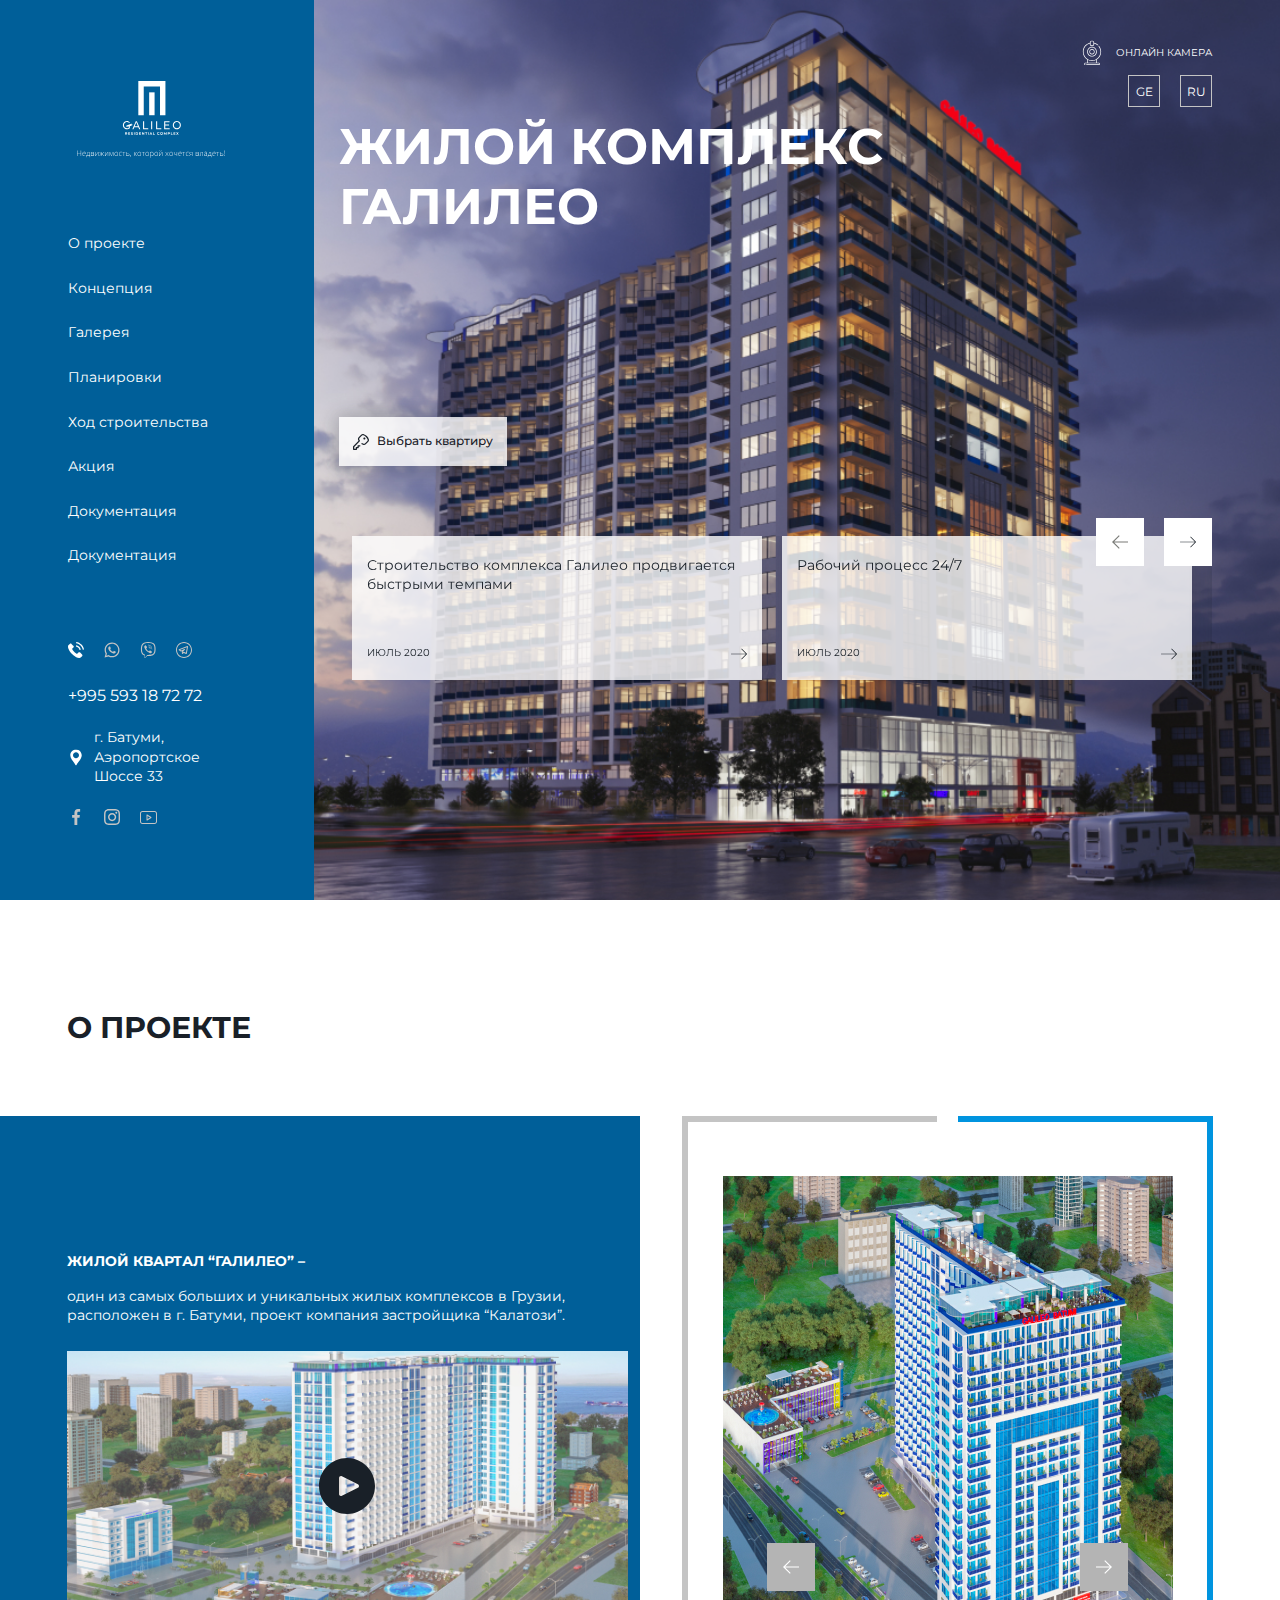
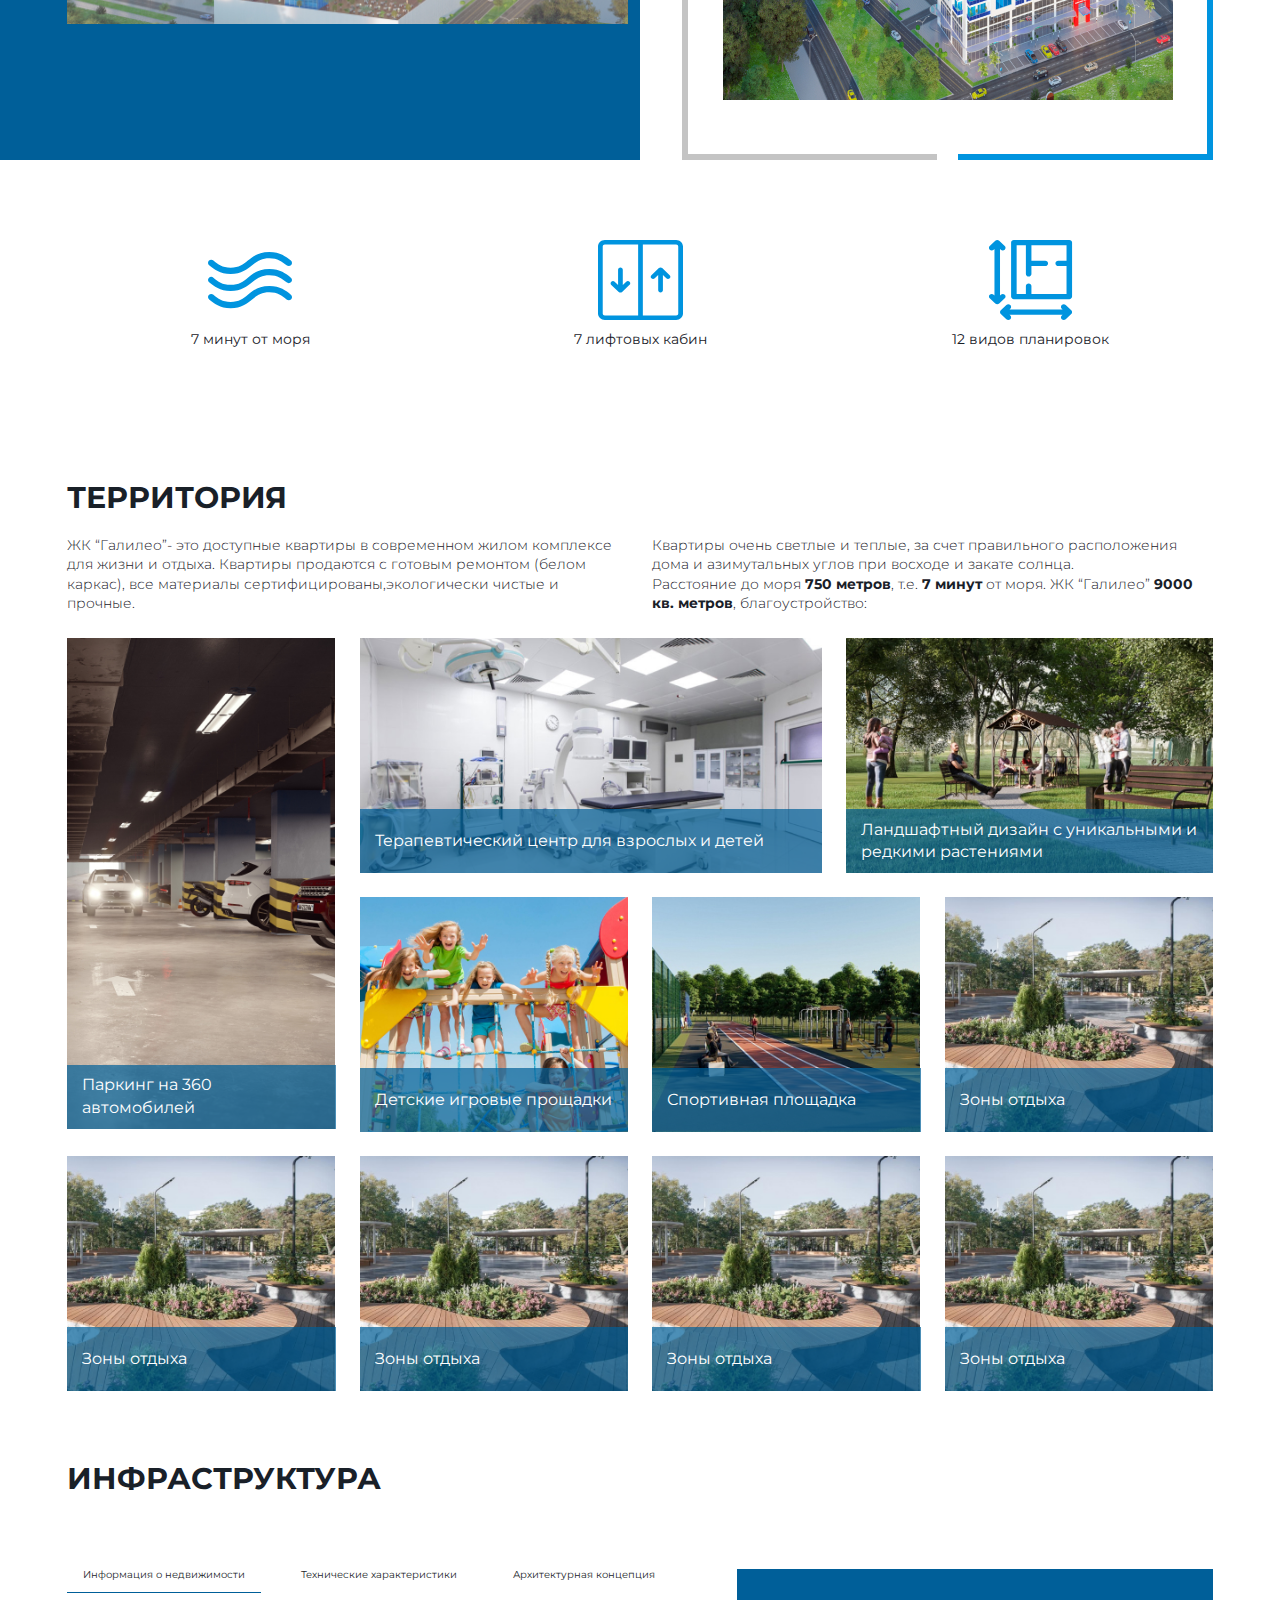
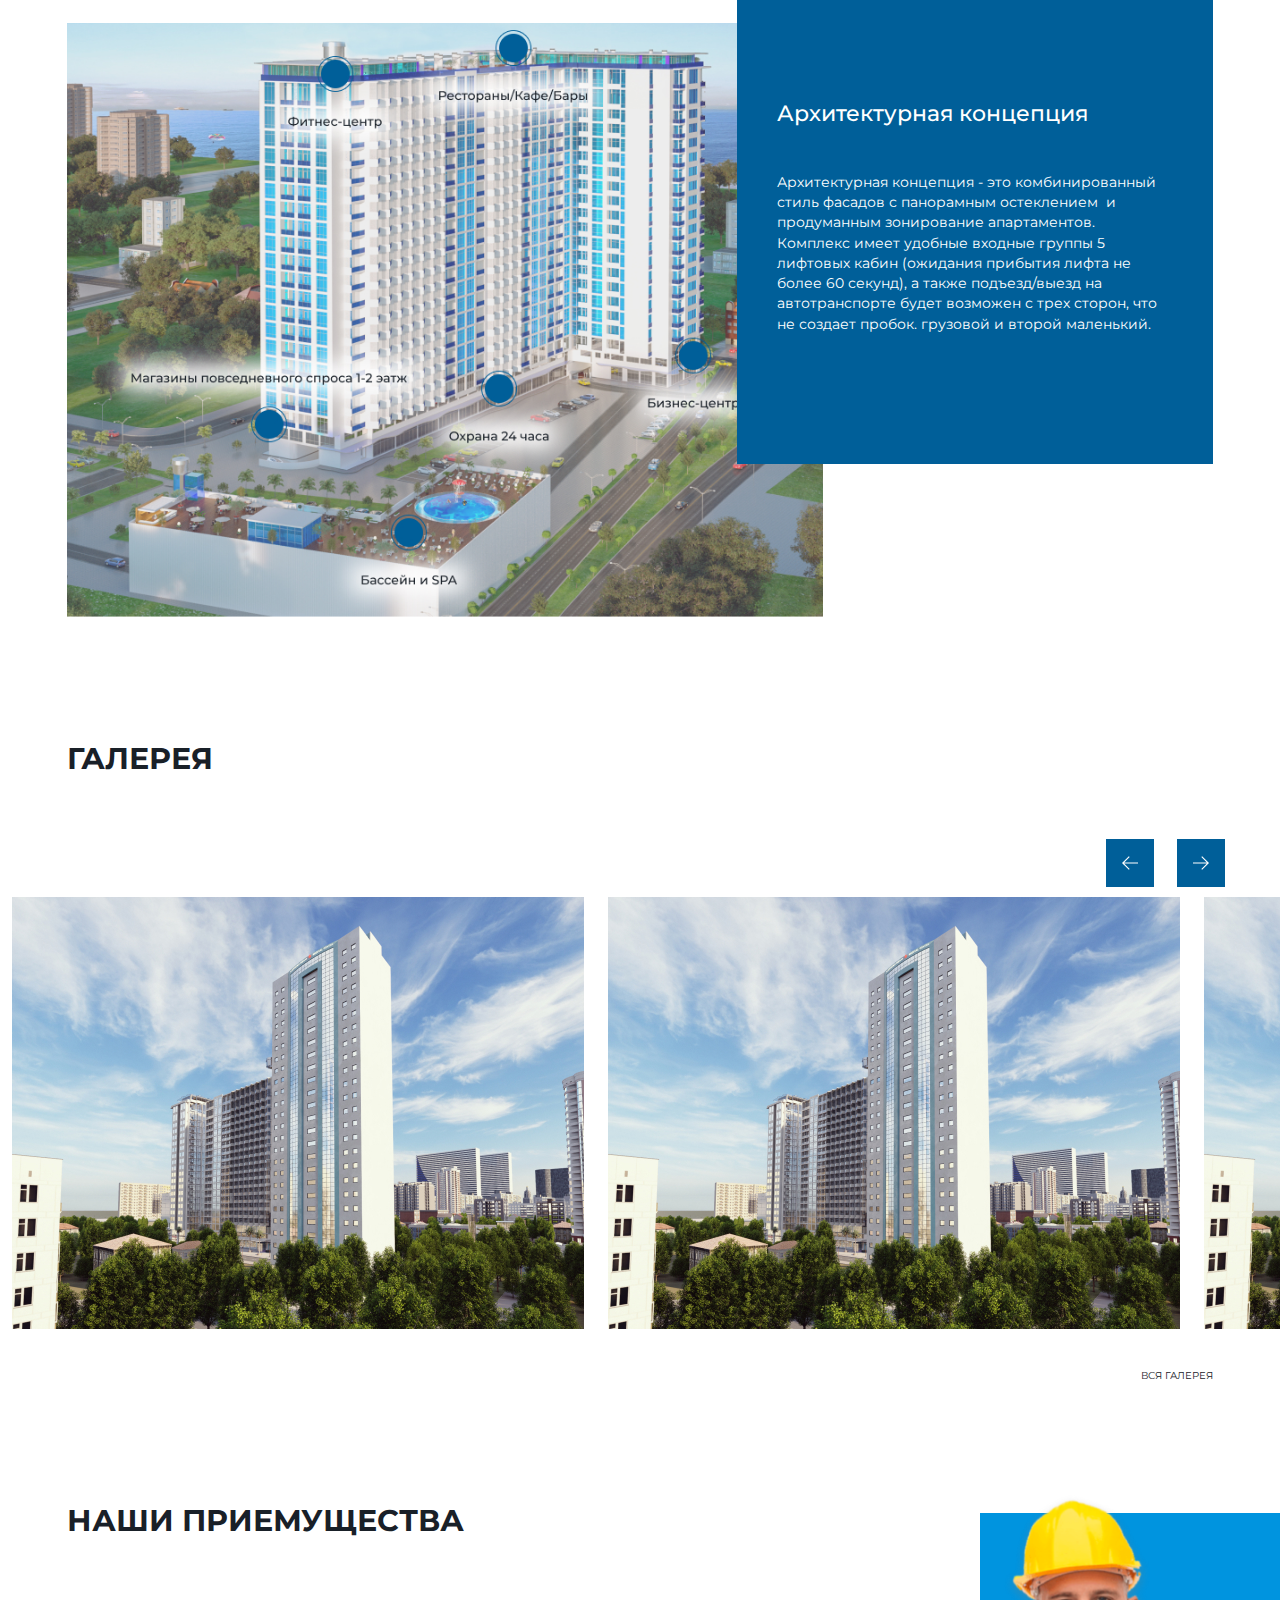
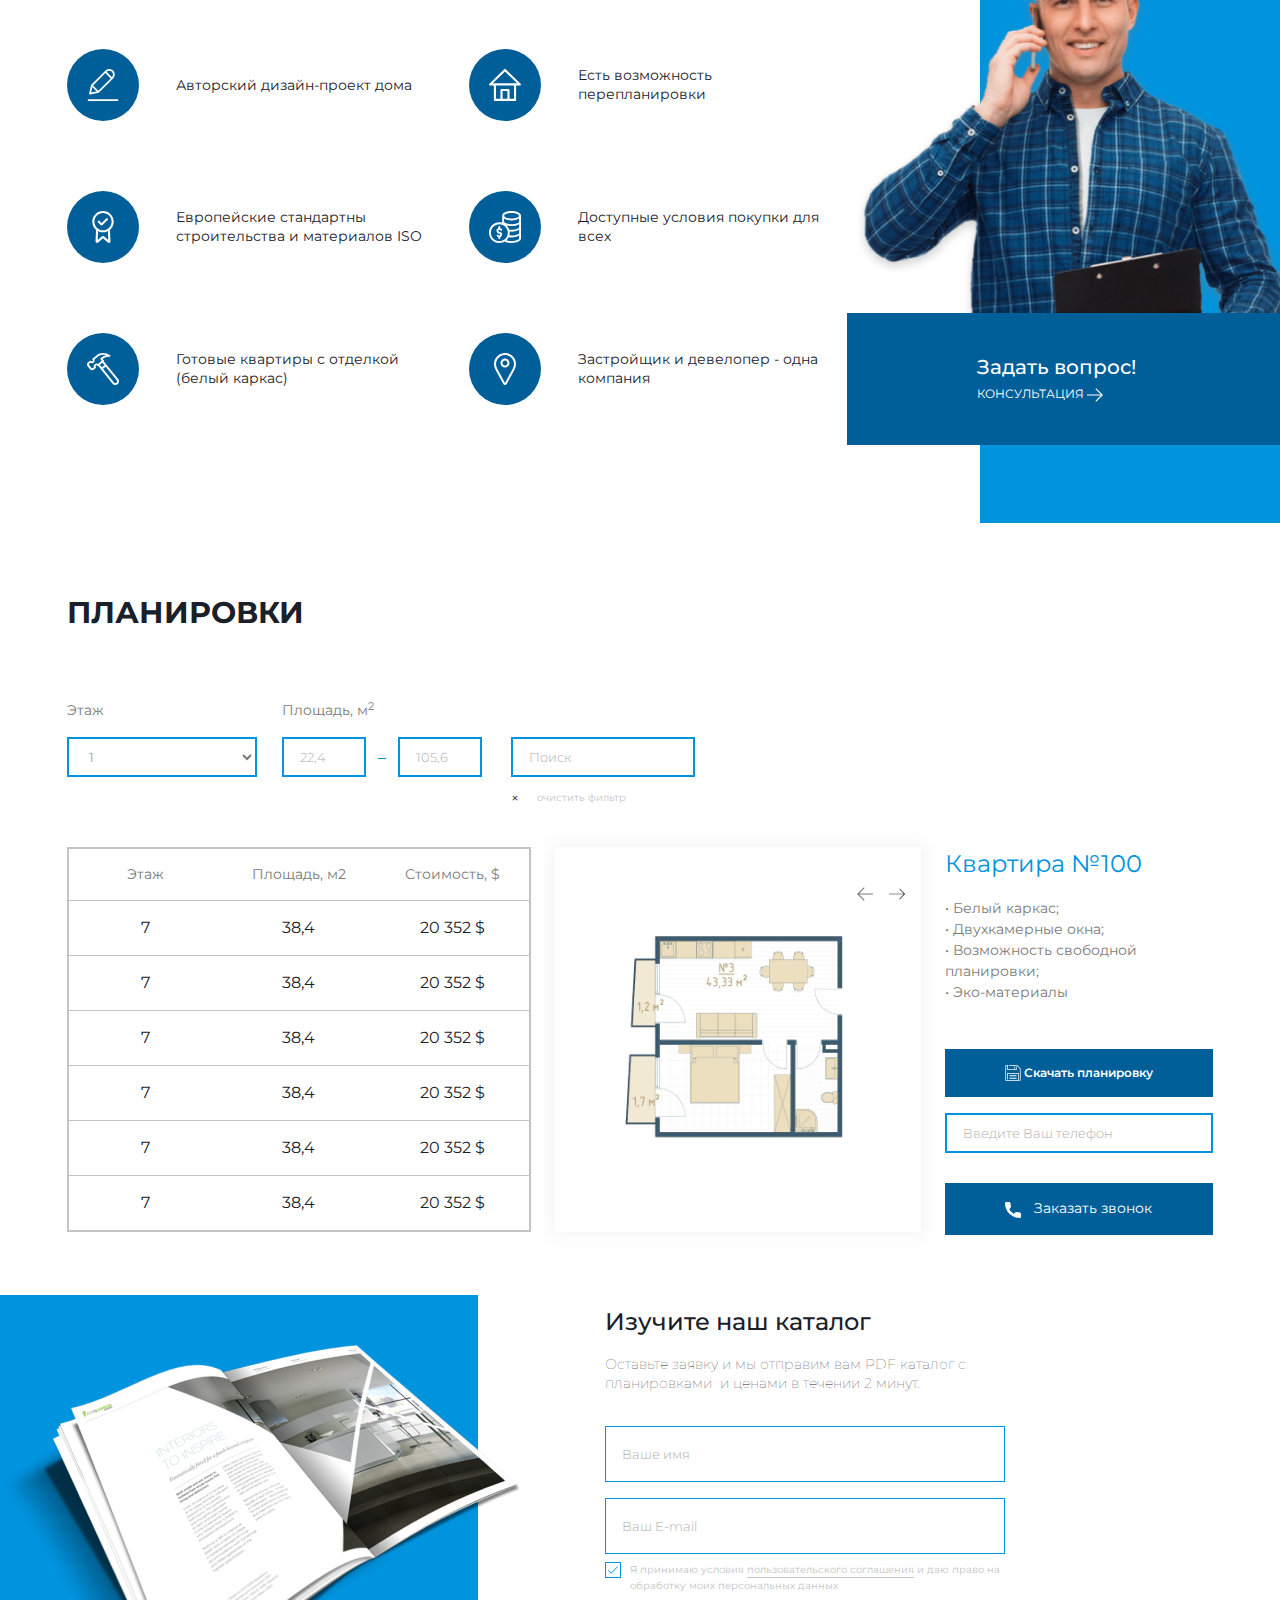
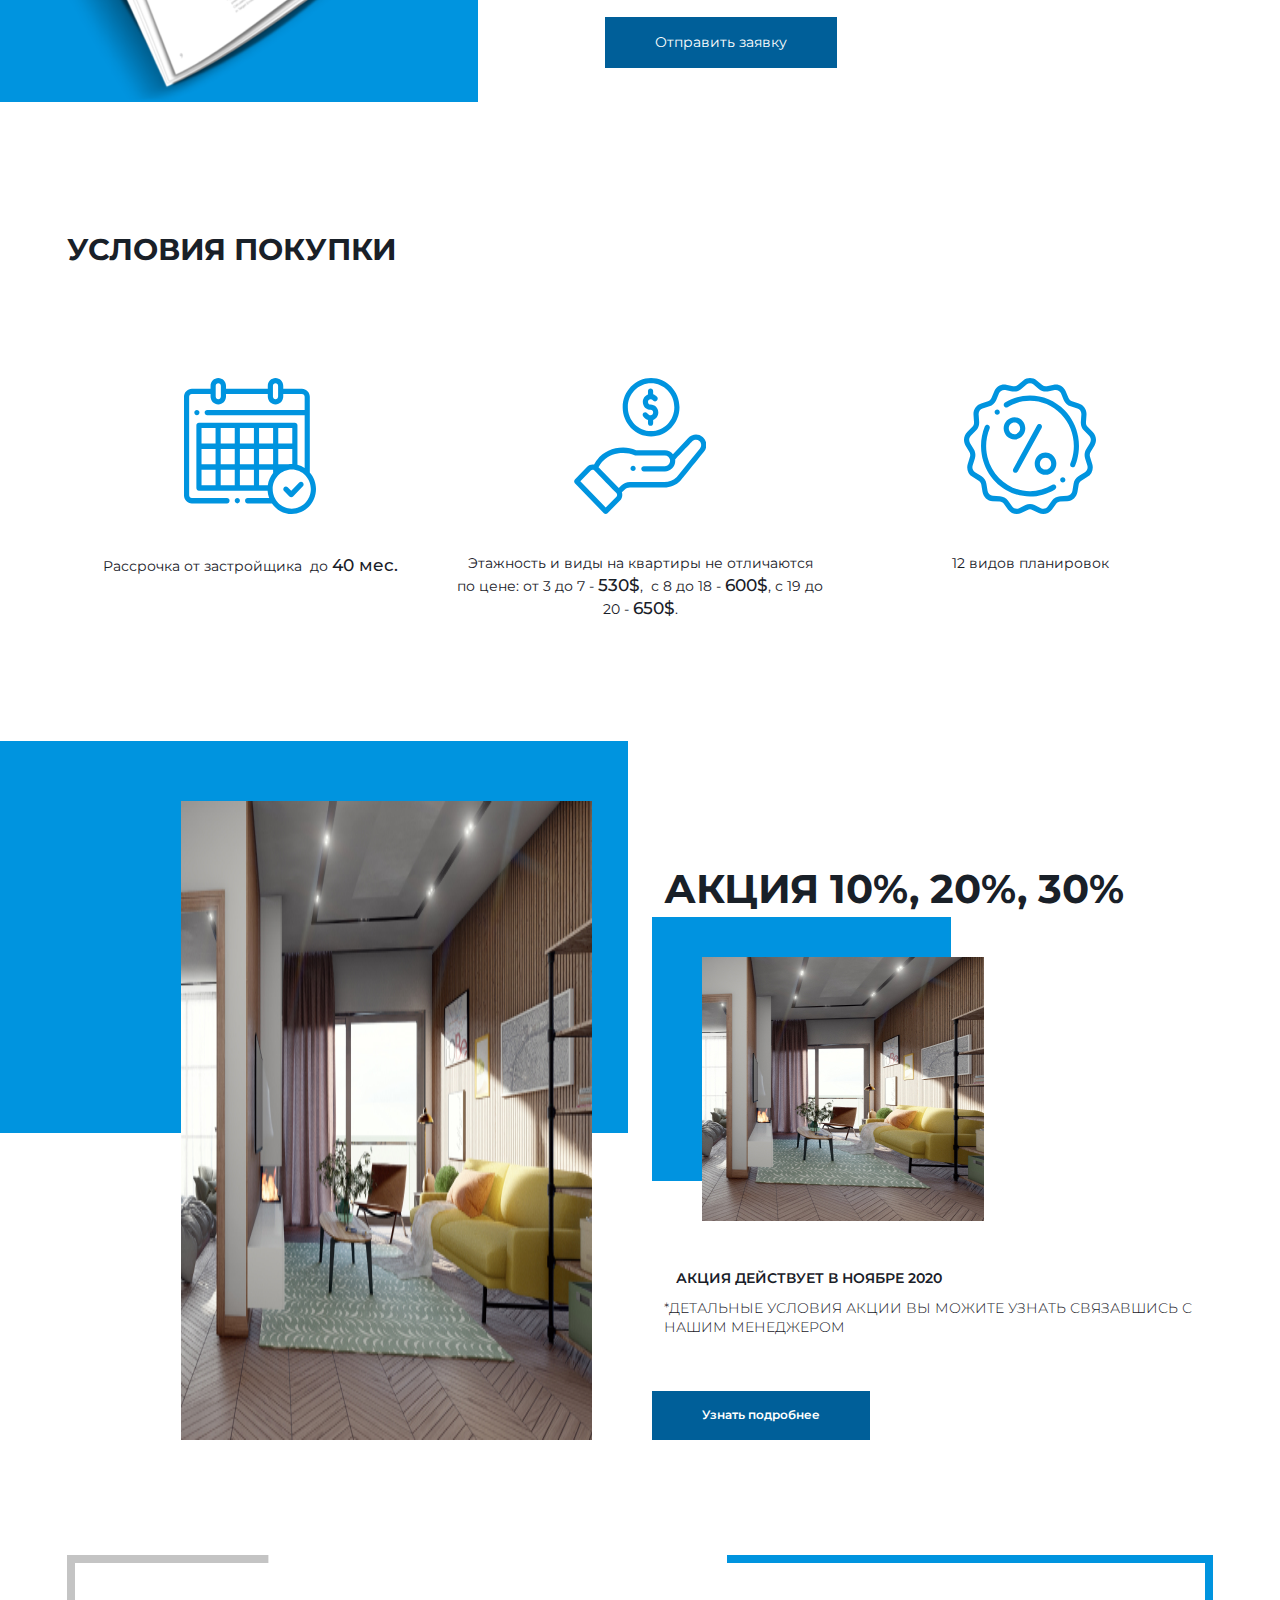
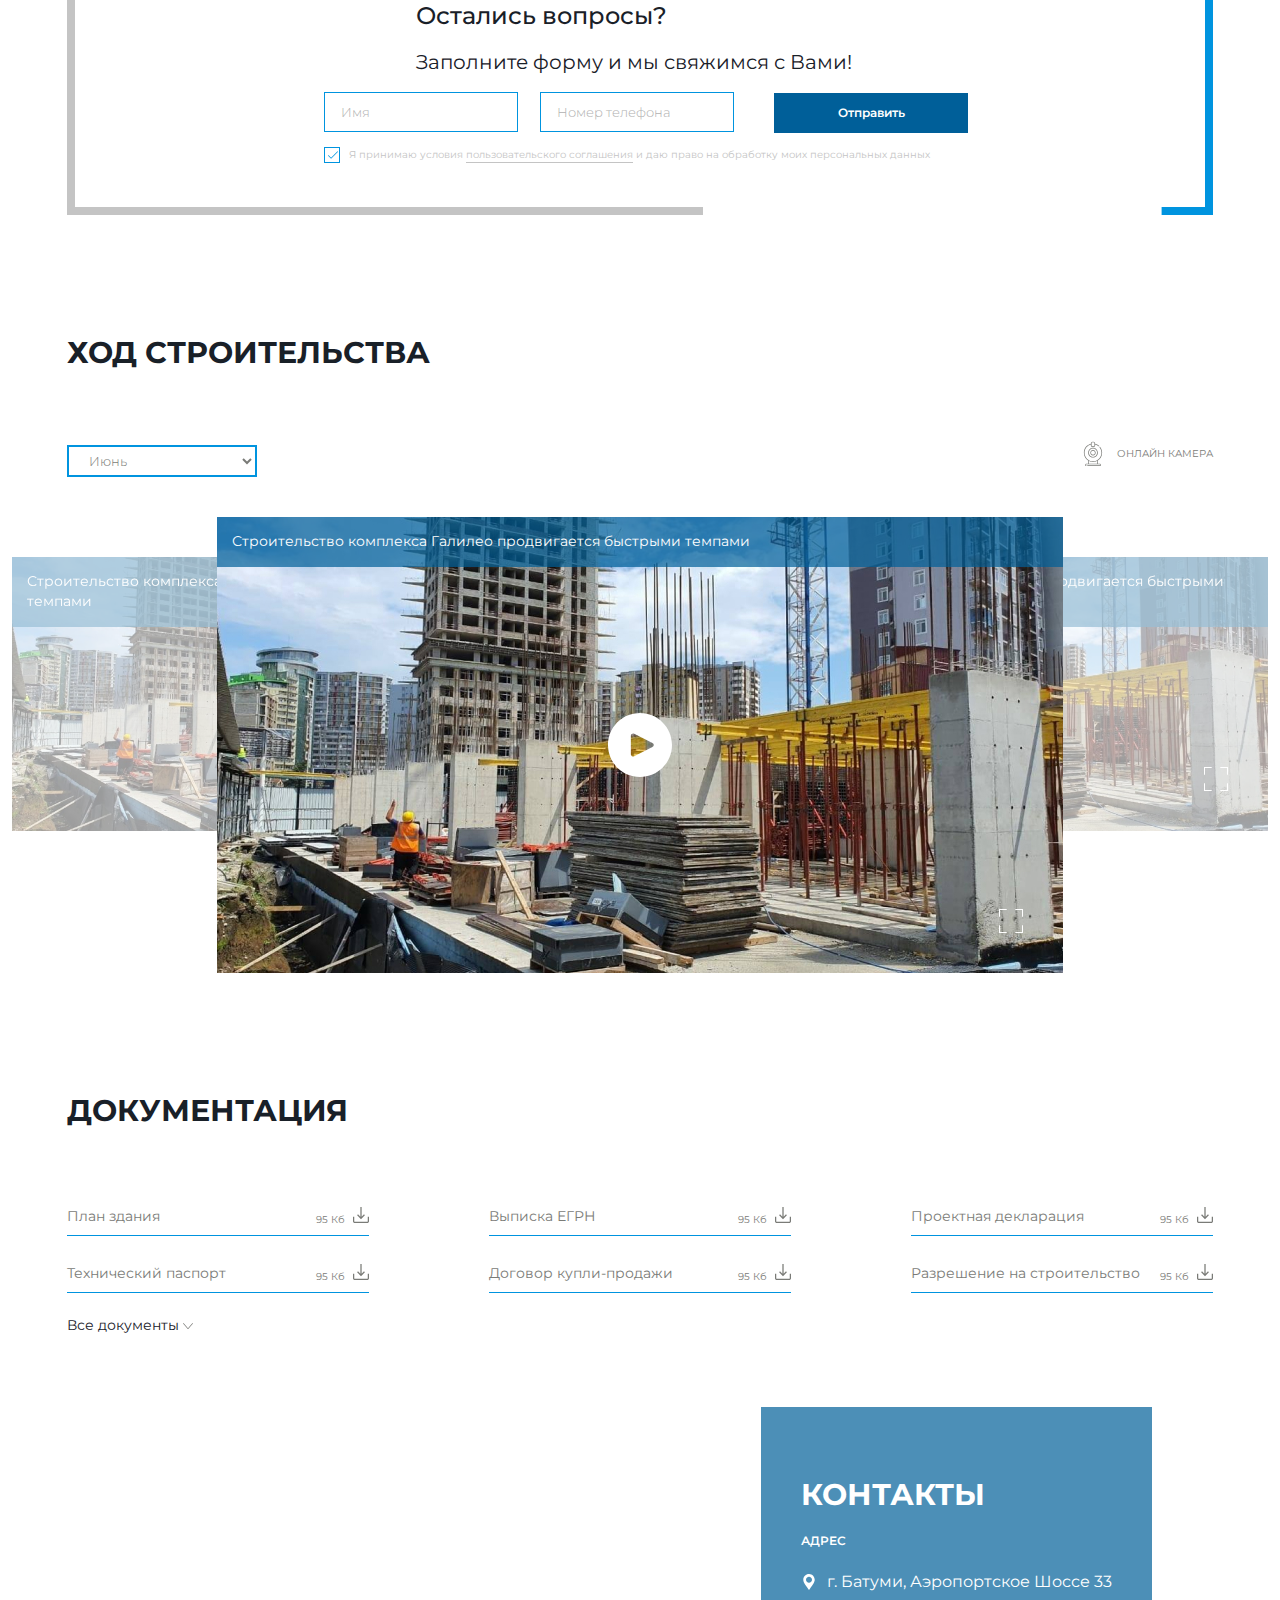
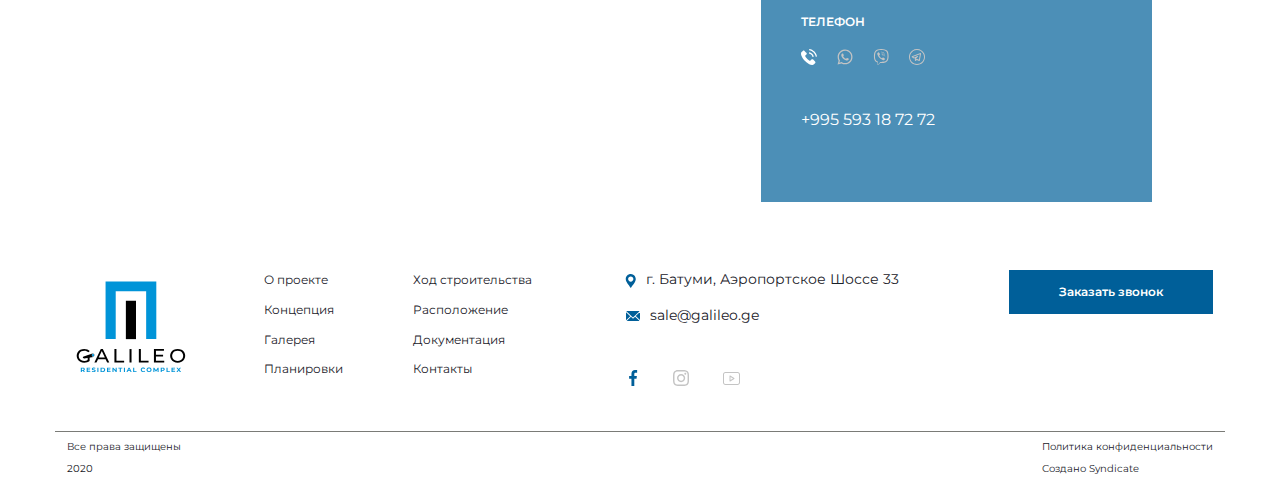
<file: index.html>
<!doctype html>
<html lang="ru">

<head>
    <meta charset="utf-8">
    <meta name="viewport" content="width=device-width, initial-scale=1, shrink-to-fit=no">
    <link href="https://fonts.googleapis.com/css2?family=Montserrat:wght@100;200;300;400;500;600;700;800&amp;display=swap" rel="stylesheet">
    <link rel="stylesheet" type="text/css" href="style/bootstrap.css"/>
    <link rel="stylesheet" href="style/jquery.fancybox.min.css">
    <link rel="stylesheet" href="style/slick.css">
    <link rel="stylesheet" href="style/slick-theme.css">
    <link rel="stylesheet" href="style/style.css">
    <title>Galileo</title>
  </head>
  <body>

    <div class="wrapper">
      <div class="hero">
        <div class="row">
          <div class="col-xl-3 menu al_center flex">
            <div class="flex">
              <a href="http://development.zs-group.net/" class="logo">
                <img src="img/logo.svg" alt="">
              </a>
              <ul>
                <li><a href="#">О проекте</a></li>
                <li><a href="#">Концепция</a></li>
                <li><a href="#">Галерея</a></li>
                <li><a href="#">Планировки</a></li>
                <li><a href="#">Ход строительства</a></li>
                <li><a href="#">Акция</a></li>
                <li><a href="#">Документация</a></li>
                <li><a href="#">Документация</a></li>
              </ul>
              <div class="contact">
                <div class="flex messanger">
                  <a href="#"><img src="img/menu_icon/call.svg" alt=""></a>
                  <a href="#"><img src="img/menu_icon/whatsapp.svg" alt=""></a>
                  <a href="#"><img src="img/menu_icon/viber.svg" alt=""></a>
                  <a href="#"><img src="img/menu_icon/telegram.svg" alt=""></a>
                </div>
                <a href="tel:+995593187272" class="tel">+995 593 18 72 72</a>
                <div class="place flex">
                  <img src="img/menu_icon/google-place.svg" alt="">
                  <span>г. Батуми, Аэропортское Шоссе 33</span>
                </div>
                <div class="flex social">
                  <a href="#"><img src="img/menu_icon/facebook.svg" alt=""></a>
                  <a href="#"><img src="img/menu_icon/instagram.svg" alt=""></a>
                  <a href="#"><img src="img/menu_icon/youtube.svg" alt=""></a>
                </div>
              </div>
            </div>
          </div>
          <div class="col-xl-9 hero_conent">
            <div class="menu_burger">
              <span></span>
              <span></span>
              <span></span>
            </div>
            <h1>Жилой комплекс Галилео</h1>
            <a href="#" class="chose_btn btn_all"><img src="img/key.svg" alt="">Выбрать квартиру</a>
            <div class="slider_wrapper flex">
              <div class="hero_slider">
                <div class="item">
                  <div class="item_in">
                    <p class="head">Строительство комплекса Галилео продвигается быстрыми темпами</p>
                    <p class="date">июль 2020</p>
                    <a href="#" class="arrow_more">
                      <img src="img/arrow_1.svg" alt="">
                    </a>
                  </div>
                </div>
                <div class="item">
                  <div class="item_in">
                    <p class="head">Рабочий процесс 24/7</p>
                    <p class="date">июль 2020</p>
                    <a href="#" class="arrow_more">
                      <img src="img/arrow_1.svg" alt="">
                    </a>
                  </div>
                </div>
                <div class="item">
                  <div class="item_in">
                    <p class="head">Строительство комплекса Галилео продвигается быстрыми темпами</p>
                    <p class="date">июль 2020</p>
                    <a href="#" class="arrow_more">
                      <img src="img/arrow_1.svg" alt="">
                    </a>
                  </div>
                </div>
              </div>
            </div>
            <div class="cam_and_lang">
              <div class="cemera">
                <a class="flex" href="#"> <svg width="24" height="25" viewBox="0 0 24 25" fill="none" xmlns="http://www.w3.org/2000/svg"> <g clip-path="url(#clip0)"> <path d="M7.18555 11.7042C7.18555 14.4046 9.34548 16.6015 12.0004 16.6015C14.6553 16.6015 16.8152 14.4046 16.8152 11.7042C16.8152 9.00377 14.6553 6.80688 12.0004 6.80688C9.34548 6.80688 7.18555 9.00377 7.18555 11.7042ZM16.108 11.7042C16.108 14.0079 14.2653 15.8822 12.0004 15.8822C9.73544 15.8822 7.89276 14.0079 7.89276 11.7042C7.89276 9.40041 9.73544 7.52622 12.0004 7.52622C14.2653 7.52622 16.108 9.40041 16.108 11.7042Z" /> <path d="M9.3252 11.7042C9.3252 13.2046 10.5253 14.4253 12.0005 14.4253C13.4756 14.4253 14.6757 13.2046 14.6757 11.7042C14.6757 10.2038 13.4756 8.98312 12.0005 8.98312C10.5253 8.98312 9.3252 10.2038 9.3252 11.7042ZM13.9685 11.7042C13.9685 12.808 13.0856 13.706 12.0005 13.706C10.9153 13.706 10.0324 12.808 10.0324 11.7042C10.0324 10.6005 10.9153 9.70246 12.0005 9.70246C13.0856 9.70246 13.9685 10.6004 13.9685 11.7042Z" /> <path d="M18.6006 22.6497H16.9875L16.6243 19.7046C19.3186 18.0885 21.1303 15.1066 21.1303 11.7019C21.1303 9.58177 20.4461 7.58569 19.1517 5.9294C19.0302 5.77392 18.8077 5.74807 18.6549 5.87163C18.502 5.99519 18.4766 6.22139 18.5981 6.37688C19.792 7.90458 20.4231 9.74594 20.4231 11.7019C20.4231 16.4249 16.6446 20.2674 12.0002 20.2674C7.3559 20.2674 3.57733 16.4249 3.57733 11.7019C3.57733 9.7376 4.24759 7.81852 5.46466 6.2982C6.59974 4.88025 8.16175 3.86251 9.88905 3.40813V4.72496C9.88905 5.33282 10.3753 5.82738 10.9731 5.82738H13.0273C13.625 5.82738 14.1113 5.33282 14.1113 4.72496V3.40832C15.4115 3.75003 16.6217 4.40952 17.6274 5.3284C17.695 5.39011 17.7795 5.42051 17.8636 5.42051C17.9605 5.42051 18.057 5.38028 18.1268 5.30122C18.2574 5.1535 18.2454 4.92614 18.1001 4.79342C16.9646 3.75597 15.5881 3.02398 14.1113 2.66808V2.62081C14.1113 1.43703 13.1643 0.473938 12.0002 0.473938C10.8362 0.473938 9.8891 1.43703 9.8891 2.62081V2.66722C7.94623 3.1356 6.18493 4.25936 4.91624 5.84416C3.59681 7.49234 2.87012 9.57266 2.87012 11.7019C2.87012 15.1066 4.68186 18.0886 7.37608 19.7047L7.01294 22.6497H5.48927C4.81473 22.6497 4.26597 23.2078 4.26597 23.8938V24.5206C4.26597 24.7192 4.42425 24.8802 4.61958 24.8802H5.09879C5.29412 24.8802 5.4524 24.7192 5.4524 24.5206C5.4524 24.322 5.29412 24.161 5.09879 24.161H4.97319V23.8938C4.97319 23.6044 5.20469 23.3689 5.48927 23.3689H18.6006C18.8852 23.3689 19.1167 23.6044 19.1167 23.8938V24.161H6.51322C6.31789 24.161 6.15962 24.322 6.15962 24.5206C6.15962 24.7192 6.31789 24.8802 6.51322 24.8802H19.4703C19.6657 24.8802 19.8239 24.7192 19.8239 24.5206V23.8938C19.8239 23.2078 19.2752 22.6497 18.6006 22.6497ZM10.5963 2.62081C10.5963 1.83359 11.2261 1.19313 12.0002 1.19313C12.7744 1.19313 13.4041 1.83359 13.4041 2.62081V4.72496C13.4041 4.93625 13.2351 5.10819 13.0273 5.10819H10.9732C10.7654 5.10819 10.5963 4.93625 10.5963 4.72496V2.62081ZM8.04392 20.0688C9.24148 20.6568 10.5837 20.9865 12.0002 20.9865C13.4167 20.9865 14.7589 20.6568 15.9565 20.0688L16.2748 22.6497H7.72568L8.04392 20.0688Z" /> </g> <defs> <clipPath id="clip0"> <rect width="24" height="24.4062"  transform="translate(0 0.473938)"/> </clipPath> </defs> </svg> онлайн камера</a>
              </div>
              <div class="lang flex">
                <a href="#">GE</a>
                <a href="#">RU</a>
              </div>
            </div>
          </div>
        </div>
      </div>
      <div class="about">
        <div class="container">
          <div class="row">
            <div class="col-md-12">
              <h2 class="head">О проекте</h2>
            </div>
            <div class="col-md-6 left flex al_center">
              <div class="content">
                <h3 class="head">Жилой квартал “Галилео” – </h3>
                <p>один из самых больших и уникальных жилых комплексов в Грузии, расположен в г. Батуми, проект компания застройщика “Калатози”.</p>
                <a href="https://youtu.be/vU09wQerc54" data-fancybox class="play">
                  <img src="img/video.jpg" alt="">
                </a>
              </div>
            </div>
            <div class="col-md-6">
              <div class="right">
                <div class="slider_about">
                  <div class="item"><img src="img/slider_2.jpg" alt=""></div>
                  <div class="item"><img src="img/slider_2.jpg" alt=""></div>
                  <div class="item"><img src="img/slider_2.jpg" alt=""></div>
                </div>
                <div class="left_border"></div>
                <div class="right_border"></div>
              </div>
            </div>
          </div>
          <div class="row bottom_el">
            <div class="col-md-4 col-4">
              <div class="item_elem">
                <div class="image_block">
                  <img src="img/about_icon/wind.svg" alt="">
                </div>
                <p>7 минут от моря</p>
              </div>
            </div>
            <div class="col-md-4 col-4">
              <div class="item_elem">
                <div class="image_block">
                  <img src="img/about_icon/lift.svg" alt="">
                </div>
                <p>7 лифтовых кабин</p>
              </div>
            </div>
            <div class="col-md-4 col-4">
              <div class="item_elem">
                <div class="image_block">
                  <img src="img/about_icon/house.svg" alt="">
                </div>
                <p>12 видов планировок</p>
              </div>
            </div>
          </div>
        </div>
      </div>
      <div class="territory">
        <div class="container">
          <div class="row top_el">
            <div class="col-md-12">
              <h2 class="head">Территория</h2>
            </div>
            <div class="col-md-6">
              <p>ЖК “Галилео”- это доступные квартиры в современном жилом комплексе для жизни и отдыха. Квартиры  продаются с готовым ремонтом (белом каркас), все материалы сертифицированы,экологически чистые и прочные. </p>
            </div>
            <div class="col-md-6">
              <p>Квартиры очень светлые и теплые, за счет правильного расположения дома и азимутальных углов при восходе и закате солнца. <br>Расстояние до моря <b>750 метров</b>, т.е. <b>7 минут</b> от моря. ЖК “Галилео” <b>9000 кв. метров</b>, благоустройство:</p>
            </div>
          </div>
          <div class="row none_991">
            <div class="col-md-3">
              <div class="item">
                <div class="image_block">
                  <img src="img/territory/Rectangle%2068.jpg" alt="">
                </div>
                <div class="txt">
                  <p>Паркинг на 360 автомобилей</p>
                </div>
              </div>
            </div>
            <div class="col-md-9 flex">
              <div class="top_row flex">
                <div class="item">
                  <div class="image_block">
                    <img src="img/territory/Rectangle%2064.jpg" alt="">
                  </div>
                  <div class="txt">
                    <p>Терапевтический центр для взрослых и детей</p>
                  </div>
                </div>
                <div class="item">
                  <div class="image_block">
                    <img src="img/territory/Rectangle%2067.jpg" alt="">
                  </div>
                  <div class="txt">
                    <p>Ландшафтный дизайн с уникальными и редкими растениями</p>
                  </div>
                </div>
              </div>
              <div class="bottom_row flex">
                <div class="item">
                  <div class="image_block">
                    <img src="img/territory/Rectangle%2063.jpg" alt="">
                  </div>
                  <div class="txt">
                    <p>Детские игровые прощадки</p>
                  </div>
                </div>
                <div class="item">
                  <div class="image_block">
                    <img src="img/territory/Rectangle%2065.jpg" alt="">
                  </div>
                  <div class="txt">
                    <p>Спортивная площадка</p>
                  </div>
                </div>
                <div class="item">
                  <div class="image_block">
                    <img src="img/territory/Rectangle%2066.jpg" alt="">
                  </div>
                  <div class="txt">
                    <p>Зоны отдыха</p>
                  </div>
                </div>
              </div>
            </div>
            <div class="col-md-3">
              <div class="item">
                <div class="image_block">
                  <img src="img/territory/Rectangle%2066.jpg" alt="">
                </div>
                <div class="txt">
                  <p>Зоны отдыха</p>
                </div>
              </div>
            </div>
            <div class="col-md-3">
              <div class="item">
                <div class="image_block">
                  <img src="img/territory/Rectangle%2066.jpg" alt="">
                </div>
                <div class="txt">
                  <p>Зоны отдыха</p>
                </div>
              </div>
            </div>
            <div class="col-md-3">
              <div class="item">
                <div class="image_block">
                  <img src="img/territory/Rectangle%2066.jpg" alt="">
                </div>
                <div class="txt">
                  <p>Зоны отдыха</p>
                </div>
              </div>
            </div>
            <div class="col-md-3">
              <div class="item">
                <div class="image_block">
                  <img src="img/territory/Rectangle%2066.jpg" alt="">
                </div>
                <div class="txt">
                  <p>Зоны отдыха</p>
                </div>
              </div>
            </div>
          </div>  
          <div class="scroll">
            <div class="row flex_991">
              <div class="col-3">
                <div class="item">
                  <div class="image_block">
                    <img src="img/territory/Rectangle%2066.jpg" alt="">
                  </div>
                  <div class="txt">
                    <p>Зоны отдыха</p>
                  </div>
                </div>
              </div>
              <div class="col-3">
                <div class="item">
                  <div class="image_block">
                    <img src="img/territory/Rectangle%2066.jpg" alt="">
                  </div>
                  <div class="txt">
                    <p>Зоны отдыха</p>
                  </div>
                </div>
              </div>
              <div class="col-3">
                <div class="item">
                  <div class="image_block">
                    <img src="img/territory/Rectangle%2066.jpg" alt="">
                  </div>
                  <div class="txt">
                    <p>Зоны отдыха</p>
                  </div>
                </div>
              </div>
              <div class="col-3">
                <div class="item">
                  <div class="image_block">
                    <img src="img/territory/Rectangle%2066.jpg" alt="">
                  </div>
                  <div class="txt">
                    <p>Зоны отдыха</p>
                  </div>
                </div>
              </div>
              <div class="col-3">
                <div class="item">
                  <div class="image_block">
                    <img src="img/territory/Rectangle%2066.jpg" alt="">
                  </div>
                  <div class="txt">
                    <p>Зоны отдыха</p>
                  </div>
                </div>
              </div>
              <div class="col-3">
                <div class="item">
                  <div class="image_block">
                    <img src="img/territory/Rectangle%2066.jpg" alt="">
                  </div>
                  <div class="txt">
                    <p>Зоны отдыха</p>
                  </div>
                </div>
              </div>
              <div class="col-3">
                <div class="item">
                  <div class="image_block">
                    <img src="img/territory/Rectangle%2066.jpg" alt="">
                  </div>
                  <div class="txt">
                    <p>Зоны отдыха</p>
                  </div>
                </div>
              </div>
              <div class="col-3">
                <div class="item">
                  <div class="image_block">
                    <img src="img/territory/Rectangle%2066.jpg" alt="">
                  </div>
                  <div class="txt">
                    <p>Зоны отдыха</p>
                  </div>
                </div>
              </div>
            </div>
          </div>
        </div>
      </div>
      <div class="infrastructure">
        <div class="container">
          <div class="row">
            <div class="col-md-12">
              <h2 class="head">Инфраструктура</h2>
            </div>
          </div>
          <div class="row">
            <div class="col-md-12">
              <div class="tabs flex">
                <div class="tab tab_1 active">Информация о недвижимости</div>
                <div class="tab tab_2">Технические характеристики</div>
                <div class="tab tab_3">Архитектурная концепция</div>
              </div>
            </div>
          </div>
          <div class="row tab_content tab_content_1 active">
            <!-- <img src="img/struct.jpg" alt="">
            <div class="pin pin1">
              <span class="dott"><img src="img/pin.svg"></span>
              <p><span>Фитнес-центр</span></p>
            </div>
            <div class="pin pin2">
              <span class="dott"><img src="img/pin.svg"></span>
              <p><span>Рестораны/Кафе/Бары</span></p>
            </div>
            <div class="pin pin3">
              <span class="dott"><img src="img/pin.svg"></span>
              <p><span>Бассейн и SPA</span></p>
            </div>
            <div class="pin pin4">
              <span class="dott"><img src="img/pin.svg"></span>
              <p><span>Магазины повседневного спроса 1-2 эатж</span></p>
            </div>
            <div class="pin pin5">
              <span class="dott"><img src="img/pin.svg"></span>
              <p><span>Охрана 24 часа</span></p>
            </div>
            <div class="pin pin6">
              <span class="dott"><img src="img/pin.svg"></span>
              <p><span>Бизнес-центр</span></p>
            </div> -->
            <div class="col-md-8">
              <img src="img/infr_1.jpg" alt="">
            </div>
            <div class="col-md-4">
              <div class="text_blue_block">
                <h3>Архитектурная концепция</h3>
                <p>Архитектурная концепция - это комбинированный стиль фасадов с панорамным остеклением  и продуманным зонирование апартаментов.  <br>Комплекс имеет удобные входные группы 5 лифтовых кабин (ожидания прибытия лифта не более 60 секунд), а также подъезд/выезд на автотранспорте будет возможен с трех сторон, что не создает пробок. грузовой и второй маленький. </p>
              </div>
            </div>
          </div>
          <div class="row tab_content tab_content_2">
            <!-- <img src="img/struct.jpg" alt="">
            <div class="pin pin1">
              <span class="dott"><img src="img/pin.svg"></span>
              <p><span>Фитнес-центр</span></p>
            </div>
            <div class="pin pin2">
              <span class="dott"><img src="img/pin.svg"></span>
              <p><span>Рестораны/Кафе/Бары</span></p>
            </div>
            <div class="pin pin3">
              <span class="dott"><img src="img/pin.svg"></span>
              <p><span>Бассейн и SPA</span></p>
            </div>
            <div class="pin pin4">
              <span class="dott"><img src="img/pin.svg"></span>
              <p><span>Магазины повседневного спроса 1-2 эатж</span></p>
            </div>
            <div class="pin pin5">
              <span class="dott"><img src="img/pin.svg"></span>
              <p><span>Охрана 24 часа</span></p>
            </div>
            <div class="pin pin6">
              <span class="dott"><img src="img/pin.svg"></span>
              <p><span>Бизнес-центр</span></p>
            </div> -->
            
            <div class="col-md-8">
              <img src="img/infr_2.jpg" alt="">
            </div>
            <div class="col-md-4">
              <div class="text_blue_block">
                <h3>Технические характеристики</h3>
                <p>• Выдерживает Землетрясение 8 баллов за счет глубины фундамента и техники бурения; <br>• Дом оснащен современной системой противопожарной безопасности по постановлению №41 Грузии (Евросоюз); <br>• Дом оснащен автономной системой энерго замещения, альтернативный источник дизельный генератор; <br>• Выдерживает высокие ветровые нагрузки. <br> Дополняет все это высокопрочная порода камня “Диорит” который используют в фасаде и интерьере дома. Панорамные лифты (2 шт.) доставят Вас на последний этаж в ресторан за считанные секунды  (не заходя в здание ).  <br>Система бетон_________(ждем данные) Б-з0 марка выской коф.прочности iSO высокая подушка и нагрузка дома высокая. </p>
              </div>
            </div>
          </div>
          <div class="row tab_content tab_content_3">
            <!-- <img src="img/struct.jpg" alt="">
            <div class="pin pin1">
              <span class="dott"><img src="img/pin.svg"></span>
              <p><span>Фитнес-центр</span></p>
            </div>
            <div class="pin pin2">
              <span class="dott"><img src="img/pin.svg"></span>
              <p><span>Рестораны/Кафе/Бары</span></p>
            </div>
            <div class="pin pin3">
              <span class="dott"><img src="img/pin.svg"></span>
              <p><span>Бассейн и SPA</span></p>
            </div>
            <div class="pin pin4">
              <span class="dott"><img src="img/pin.svg"></span>
              <p><span>Магазины повседневного спроса 1-2 эатж</span></p>
            </div>
            <div class="pin pin5">
              <span class="dott"><img src="img/pin.svg"></span>
              <p><span>Охрана 24 часа</span></p>
            </div>
            <div class="pin pin6">
              <span class="dott"><img src="img/pin.svg"></span>
              <p><span>Бизнес-центр</span></p>
            </div> -->
            
            <div class="col-md-8">
              <img src="img/infr_3.jpg" alt="">
            </div>
            <div class="col-md-4">
              <div class="text_blue_block">
                <h3>Архитектурная концепция</h3>
                <p>Архитектурная концепция - это комбинированный стиль фасадов с панорамным остеклением  и продуманным зонирование апартаментов. <br>Комплекс имеет удобные входные группы 5 лифтовых кабин (ожидания прибытия лифта не более 60 секунд), а также подъезд/выезд на автотранспорте будет возможен с трех сторон, что не создает пробок. грузовой и второй маленький. </p>
              </div>
            </div>
          </div>
        </div>
      </div>
      <div class="gallery">
        <div class="container">
          <div class="row">
            <div class="col-md-12">
              <h2 class="head">Галерея</h2>
              <div class="custom_prev"></div>
              <div class="custom_next"></div>
            </div>
          </div>
        </div>
        <div class="container-fluid">
          <div class="row">
            <div class="col-md-12">
              <div class="slider_out">
                <div class="slider_gallery">
                  <div class="item">
                    <a href="img/gallery/Rectangle%2073.jpg" data-danybox="gallery"><img src="img/gallery/Rectangle%2073.jpg" alt=""></a>
                  </div>
                  <div class="item">
                    <a href="img/gallery/Rectangle%2073.jpg" data-danybox="gallery"><img src="img/gallery/Rectangle%2073.jpg" alt=""></a>
                  </div>
                  <div class="item">
                    <a href="img/gallery/Rectangle%2073.jpg" data-danybox="gallery"><img src="img/gallery/Rectangle%2073.jpg" alt=""></a>
                  </div>
                  <div class="item">
                    <a href="img/gallery/Rectangle%2073.jpg" data-danybox="gallery"><img src="img/gallery/Rectangle%2073.jpg" alt=""></a>
                  </div>
                  <div class="item">
                    <a href="img/gallery/Rectangle%2073.jpg" data-danybox="gallery"><img src="img/gallery/Rectangle%2073.jpg" alt=""></a>
                  </div>
                  <div class="item">
                    <a href="img/gallery/Rectangle%2073.jpg" data-danybox="gallery"><img src="img/gallery/Rectangle%2073.jpg" alt=""></a>
                  </div>
                </div>
              </div>
            </div>  
          </div>
        </div>
        <div class="container">
          <div class="row">
            <div class="col-md-12 flex just_end">
              <a href="#">вся галерея</a>
            </div>
          </div>
        </div>
      </div>
      <div class="benefits">
        <div class="container">
          <div class="row">
            <div class="col-md-12">
              <h2 class="head">Наши приемущества</h2>
            </div>
          </div>
          <div class="row">
            <div class="col-md-8">
              <div class="flex items">
                <div class="item">
                  <div class="image_block flex">
                    <img src="img/benefits/edit.svg" alt="">
                  </div>
                  <p>Авторский дизайн-проект дома</p>
                </div>
                <div class="item">
                  <div class="image_block flex">
                    <img src="img/benefits/home.svg" alt="">
                  </div>
                  <p>Есть возможность перепланировки</p>
                </div>
                <div class="item">
                  <div class="image_block flex">
                    <img src="img/benefits/medal.svg" alt="">
                  </div>
                  <p>Европейские стандартны строительства и материалов ISO</p>
                </div>
                <div class="item">
                  <div class="image_block flex">
                    <img src="img/benefits/coin.svg" alt="">
                  </div>
                  <p>Доступные условия покупки для всех</p>
                </div>
                <div class="item">
                  <div class="image_block flex">
                    <img src="img/benefits/hammer.svg" alt="">
                  </div>
                  <p>Готовые квартиры с отделкой (белый каркас)</p>
                </div>
                <div class="item">
                  <div class="image_block flex">
                    <img src="img/benefits/location.svg" alt="">
                  </div>
                  <p>Застройщик и девелопер - одна компания</p>
                </div>
              </div>
            </div>
            <div class="col-md-4">
              <div class="position_block">
                <div class="image right_part">
                  <img src="img/builder.png" alt="">
                  <div class="text_block">
                    <p>Задать вопрос!</p>
                    <a href="#">Консультация <img src="img/arrow_white.svg" alt=""></a>
                  </div>
                  <div class="blue_bg"></div>  
                </div>
              </div>
            </div>
          </div>  
        </div>
      </div>
      <div class="layout">
        <div class="container">
          <div class="row">
            <div class="col-md-12">
              <h2 class="head">Планировки</h2>
            </div>
            <div class="col-md-12">
              <div class="calculator">
                <div class="flex">
                  <div class="left_part">
                    <p>Этаж</p>
                    <select name="" id="#">
                      <option value="1">1</option>
                      <option value="2">2</option>
                      <option value="3">3</option>
                      <option value="4">4</option>
                      <option value="5">5</option>
                    </select>
                  </div>
                  <div class="right_part">
                    <p>Площадь, м<sup>2</sup></p>
                    <input type="text" placeholder="22,4">
                    <span class="deviver"></span>
                    <input type="text" placeholder="105,6 ">
                    <div class="search_block">
                      <input type="search" placeholder="Поиск">
                      <div class="clear"><span>×</span> очистить фильтр</div>
                    </div>
                  </div>
                </div>
              </div>
            </div>
            <div class="col-md-5">
              <table border="2px" width="100%" bordercolor="#C4C4C4" >
                <thead>
                  <tr>
                    <th>Этаж</th>
                    <th>Площадь, м2</th>
                    <th>Стоимость, $</th>
                  </tr>
                </thead>
                <tbody>
                  <tr>
                    <td>7</td>
                    <td>38,4</td>
                    <td>20 352 $</td>
                  </tr>
                  <tr>
                    <td>7</td>
                    <td>38,4</td>
                    <td>20 352 $</td>
                  </tr>
                  <tr>
                    <td>7</td>
                    <td>38,4</td>
                    <td>20 352 $</td>
                  </tr>
                  <tr>
                    <td>7</td>
                    <td>38,4</td>
                    <td>20 352 $</td>
                  </tr>
                  <tr>
                    <td>7</td>
                    <td>38,4</td>
                    <td>20 352 $</td>
                  </tr>
                  <tr>
                    <td>7</td>
                    <td>38,4</td>
                    <td>20 352 $</td>
                  </tr>
                  
                </tbody>
              </table>
            </div>
            <div class="col-md-4">
              <div class="slider_flat">
                <div class="item">
                  <img src="img/flat.jpg" alt="">
                  <a href="img/flat.jpg" data-fancybox="flat" class="zoom">
                    <img src="img/zoom.svg" alt="">
                  </a>
                </div>
                <div class="item">
                  <img src="img/flat.jpg" alt="">
                  <a href="img/flat.jpg" data-fancybox="flat" class="zoom">
                    <img src="img/zoom.svg" alt="">
                  </a>
                </div>
                <div class="item">
                  <img src="img/flat.jpg" alt="">
                  <a href="img/flat.jpg" data-fancybox="flat" class="zoom">
                    <img src="img/zoom.svg" alt="">
                  </a>
                </div>
              </div>  
            </div>
            <div class="col-md-3 right_block">
              <h3>Квартира №100</h3>
              <p>• Белый каркас; <br>• Двухкамерные окна; <br>• Возможность свободной планировки; <br>• Эко-материалы</p>
              <a href="#" class="download btn_all"><img src="img/save.svg" alt=""> Скачать планировку</a>
              <form action="#">
                <input type="text" placeholder="Введите Ваш телефон">
                <button type="submit">
                  <img src="img/call.svg" alt="">
                  <span>Заказать звонок</span>
                </button>
              </form>
            </div>
          </div>
        </div>
      </div>
      <div class="catalog">
        <div class="container">
          <div class="row">
            <div class="col-md-5 flex just_end">
              <div class="blue_line"></div>
              <img src="img/catalog.png" class="m_kit" alt="">
            </div>
            <div class="col-md-5">
              <form action="#">
                <h3>Изучите наш каталог</h3>
                <p>Оставьте заявку и мы отправим вам PDF каталог с планировками  и ценами в течении 2 минут.</p>
                <input type="text" placeholder="Ваше имя">
                <input type="text" placeholder="Ваш E-mail">
                <div class="checkbox_accept">
                  <input type="checkbox" value="" id="check_static_1" checked="checked">
                  <label for="check_static_1">Я принимаю условия <a href="#">пользовательского соглашения</a> и даю право на обработку моих персональных данных</label>
                </div>
                <button type="submit">
                  <span>Отправить заявку</span>
                </button>
              </form>
            </div>
          </div>
        </div>
      </div>
      <div class="terms">
        <div class="container">
          <div class="row">
            <div class="col-md-12">
              <h2 class="head">условия покупки</h2>
            </div>
          </div>
          <div class="row">
            <div class="col-md-4">
              <div class="item">
                <div class="image_block flex">
                  <img src="img/terms/calendar.svg" alt="">
                </div>
                <p>Рассрочка от застройщика  до <span>40 мес.</span></p>
              </div>
            </div>
            <div class="col-md-4">
              <div class="item">
                <div class="image_block">
                  <img src="img/terms/payment.svg" alt="">
                </div>
                <p>Этажность и виды на квартиры не отличаются по цене: от 3 до 7 - <span>530$</span>,  с 8 до 18 - <span>600$</span>, с 19 до 20 - <span>650$</span>.</p>
              </div>
            </div>
            <div class="col-md-4">
              <div class="item">
                <div class="image_block">
                  <img src="img/terms/discount.svg" alt="">
                </div>
                <p>12 видов планировок</p>
              </div>
            </div>
          </div>
        </div>
      </div>
      <div class="sales">
        <div class="container">
          <div class="row">
            <div class="col-md-6 flex just_end">
              <div class="blue_line"></div>
              <img src="img/sale.jpg" class="sale" alt="">
            </div>
            <div class="col-md-6">
              <h3>Акция 10%, 20%, 30%</h3>
              <img src="img/mb_sale.jpg" alt="" class="db_767">
              <p><b>Акция действует в ноябре 2020</b>*детальные условия акции Вы можите узнать связавшись с нашим менеджером</p>
              <a href="#" class="btn_all">Узнать подробнее</a>
            </div>
          </div>
        </div>
      </div>
      <div class="question">
        <div class="container">
          <div class="row">
            <div class="col-md-12">
              <div class="flex borders">
                <div class="text_part">
                  <h3>Остались вопросы?</h3>
                  <h4>Заполните форму и мы свяжимся с Вами!</h4>
                </div>
                <div class="input_part">
                  <input type="text" placeholder="Имя">
                  <input type="text" placeholder="Номер телефона">
                  <input type="submit" value="Отправить">
                  <div class="checkbox_accept">
                    <input type="checkbox" value="" id="check_static_2" checked="checked">
                    <label for="check_static_2">Я принимаю условия <a href="#">пользовательского соглашения</a> и даю право на обработку моих персональных данных</label>
                  </div>
                </div>
              </div>
            </div>
          </div>
        </div>
      </div>
      <div class="process">
        <div class="container">
          <div class="row">
            <div class="col-md-12">
              <h2 class="head">Ход строительства</h2>
            </div>
            <div class="col-md-12 flex just_space">
              <select name="" id="">
                <option value="Июнь">Июнь</option>
                <option value="Июль">Июль</option>
                <option value="Июнь">Июнь</option>
                <option value="Июль">Июль</option>
                <option value="Июнь">Июнь</option>
                <option value="Июль">Июль</option>
              </select>
              <div class="cemera">
                <a class="flex" href="#"> <svg width="24" height="25" viewBox="0 0 24 25" fill="none" xmlns="http://www.w3.org/2000/svg"> <g clip-path="url(#clip0)"> <path d="M7.18555 11.7042C7.18555 14.4046 9.34548 16.6015 12.0004 16.6015C14.6553 16.6015 16.8152 14.4046 16.8152 11.7042C16.8152 9.00377 14.6553 6.80688 12.0004 6.80688C9.34548 6.80688 7.18555 9.00377 7.18555 11.7042ZM16.108 11.7042C16.108 14.0079 14.2653 15.8822 12.0004 15.8822C9.73544 15.8822 7.89276 14.0079 7.89276 11.7042C7.89276 9.40041 9.73544 7.52622 12.0004 7.52622C14.2653 7.52622 16.108 9.40041 16.108 11.7042Z" /> <path d="M9.3252 11.7042C9.3252 13.2046 10.5253 14.4253 12.0005 14.4253C13.4756 14.4253 14.6757 13.2046 14.6757 11.7042C14.6757 10.2038 13.4756 8.98312 12.0005 8.98312C10.5253 8.98312 9.3252 10.2038 9.3252 11.7042ZM13.9685 11.7042C13.9685 12.808 13.0856 13.706 12.0005 13.706C10.9153 13.706 10.0324 12.808 10.0324 11.7042C10.0324 10.6005 10.9153 9.70246 12.0005 9.70246C13.0856 9.70246 13.9685 10.6004 13.9685 11.7042Z" /> <path d="M18.6006 22.6497H16.9875L16.6243 19.7046C19.3186 18.0885 21.1303 15.1066 21.1303 11.7019C21.1303 9.58177 20.4461 7.58569 19.1517 5.9294C19.0302 5.77392 18.8077 5.74807 18.6549 5.87163C18.502 5.99519 18.4766 6.22139 18.5981 6.37688C19.792 7.90458 20.4231 9.74594 20.4231 11.7019C20.4231 16.4249 16.6446 20.2674 12.0002 20.2674C7.3559 20.2674 3.57733 16.4249 3.57733 11.7019C3.57733 9.7376 4.24759 7.81852 5.46466 6.2982C6.59974 4.88025 8.16175 3.86251 9.88905 3.40813V4.72496C9.88905 5.33282 10.3753 5.82738 10.9731 5.82738H13.0273C13.625 5.82738 14.1113 5.33282 14.1113 4.72496V3.40832C15.4115 3.75003 16.6217 4.40952 17.6274 5.3284C17.695 5.39011 17.7795 5.42051 17.8636 5.42051C17.9605 5.42051 18.057 5.38028 18.1268 5.30122C18.2574 5.1535 18.2454 4.92614 18.1001 4.79342C16.9646 3.75597 15.5881 3.02398 14.1113 2.66808V2.62081C14.1113 1.43703 13.1643 0.473938 12.0002 0.473938C10.8362 0.473938 9.8891 1.43703 9.8891 2.62081V2.66722C7.94623 3.1356 6.18493 4.25936 4.91624 5.84416C3.59681 7.49234 2.87012 9.57266 2.87012 11.7019C2.87012 15.1066 4.68186 18.0886 7.37608 19.7047L7.01294 22.6497H5.48927C4.81473 22.6497 4.26597 23.2078 4.26597 23.8938V24.5206C4.26597 24.7192 4.42425 24.8802 4.61958 24.8802H5.09879C5.29412 24.8802 5.4524 24.7192 5.4524 24.5206C5.4524 24.322 5.29412 24.161 5.09879 24.161H4.97319V23.8938C4.97319 23.6044 5.20469 23.3689 5.48927 23.3689H18.6006C18.8852 23.3689 19.1167 23.6044 19.1167 23.8938V24.161H6.51322C6.31789 24.161 6.15962 24.322 6.15962 24.5206C6.15962 24.7192 6.31789 24.8802 6.51322 24.8802H19.4703C19.6657 24.8802 19.8239 24.7192 19.8239 24.5206V23.8938C19.8239 23.2078 19.2752 22.6497 18.6006 22.6497ZM10.5963 2.62081C10.5963 1.83359 11.2261 1.19313 12.0002 1.19313C12.7744 1.19313 13.4041 1.83359 13.4041 2.62081V4.72496C13.4041 4.93625 13.2351 5.10819 13.0273 5.10819H10.9732C10.7654 5.10819 10.5963 4.93625 10.5963 4.72496V2.62081ZM8.04392 20.0688C9.24148 20.6568 10.5837 20.9865 12.0002 20.9865C13.4167 20.9865 14.7589 20.6568 15.9565 20.0688L16.2748 22.6497H7.72568L8.04392 20.0688Z" /> </g> <defs> <clipPath id="clip0"> <rect width="24" height="24.4062"  transform="translate(0 0.473938)"/> </clipPath> </defs> </svg> онлайн камера</a>
              </div>
            </div>
          </div>
        </div>
        <div class="container-fluid">
          
          <div class="carousel-container">   
            <div class="carousel-main" id="carousel">
              <div class="carousel-feature">
                <a href="#" class="item">
                  <img src="img/progress_slide.jpg" alt="" class="carousel-image">
                  <p>Строительство комплекса Галилео продвигается быстрыми темпами</p>
                  <a class="play">
                    <img src="img/play_white.svg" alt="">
                  </a>
                  <a class="zoom" href="img/progress_slide.jpg" data-fancybox><img src="img/zoom2.svg" alt=""></a>
                </a>
              </div>
              <div class="carousel-feature">
                <a href="#" class="item">
                  <img src="img/progress_slide.jpg" alt="" class="carousel-image">
                  <p>Строительство комплекса Галилео продвигается быстрыми темпами</p>
                  <a class="play">
                    <img src="img/play_white.svg" alt="">
                  </a>
                  <a class="zoom" href="img/progress_slide.jpg" data-fancybox><img src="img/zoom2.svg" alt=""></a>
                </a>
              </div>
              <div class="carousel-feature">
                <a href="#" class="item">
                  <img src="img/progress_slide.jpg" alt="" class="carousel-image">
                  <p>Строительство комплекса Галилео продвигается быстрыми темпами</p>
                  <a class="play">
                    <img src="img/play_white.svg" alt="">
                  </a>
                  <a class="zoom" href="img/progress_slide.jpg" data-fancybox><img src="img/zoom2.svg" alt=""></a>
                </a>
              </div>
            </div>
            <p><a href="#" id="carousel-left"><i class="fa fa-chevron-left" aria-hidden="true"></i></a>
            <a href="#" id="carousel-right"><i class="fa fa-chevron-right" aria-hidden="true"></i></a></p>
          </div>
        </div>
      </div>
      <div class="document">
        <div class="container">
          <div class="row">
            <div class="col-md-12">
              <h2 class="head">Документация</h2>
            </div>
            <div class="col-md-12 flex just_space">
              <a href="#" class="item flex just_space">
                <span class="left">План здания</span>
                <span class="right">95 Кб <svg width="16" height="16" viewBox="0 0 16 16" fill="none" xmlns="http://www.w3.org/2000/svg"> <path d="M14.75 9.78125V14.125C14.75 14.4696 14.4696 14.75 14.125 14.75H1.875C1.53038 14.75 1.25 14.4696 1.25 14.125V9.78125H0V14.125C0 15.1589 0.841125 16 1.875 16H14.125C15.1589 16 16 15.1589 16 14.125V9.78125H14.75Z" /> <path d="M11.0001 7.36613L8.62509 9.74113V0H7.37509V9.74113L5.00009 7.36613L4.11621 8.25L8.00009 12.1339L11.884 8.25L11.0001 7.36613Z" /> </svg></span>
              </a>
              <a href="#" class="item flex just_space">
                <span class="left">Выписка ЕГРН</span>
                <span class="right">95 Кб <svg width="16" height="16" viewBox="0 0 16 16" fill="none" xmlns="http://www.w3.org/2000/svg"> <path d="M14.75 9.78125V14.125C14.75 14.4696 14.4696 14.75 14.125 14.75H1.875C1.53038 14.75 1.25 14.4696 1.25 14.125V9.78125H0V14.125C0 15.1589 0.841125 16 1.875 16H14.125C15.1589 16 16 15.1589 16 14.125V9.78125H14.75Z" /> <path d="M11.0001 7.36613L8.62509 9.74113V0H7.37509V9.74113L5.00009 7.36613L4.11621 8.25L8.00009 12.1339L11.884 8.25L11.0001 7.36613Z" /> </svg></span>
              </a>
              <a href="#" class="item flex just_space">
                <span class="left">Проектная декларация</span>
                <span class="right">95 Кб <svg width="16" height="16" viewBox="0 0 16 16" fill="none" xmlns="http://www.w3.org/2000/svg"> <path d="M14.75 9.78125V14.125C14.75 14.4696 14.4696 14.75 14.125 14.75H1.875C1.53038 14.75 1.25 14.4696 1.25 14.125V9.78125H0V14.125C0 15.1589 0.841125 16 1.875 16H14.125C15.1589 16 16 15.1589 16 14.125V9.78125H14.75Z" /> <path d="M11.0001 7.36613L8.62509 9.74113V0H7.37509V9.74113L5.00009 7.36613L4.11621 8.25L8.00009 12.1339L11.884 8.25L11.0001 7.36613Z" /> </svg></span>
              </a>
              <a href="#" class="item flex just_space">
                <span class="left">Технический паспорт</span>
                <span class="right">95 Кб <svg width="16" height="16" viewBox="0 0 16 16" fill="none" xmlns="http://www.w3.org/2000/svg"> <path d="M14.75 9.78125V14.125C14.75 14.4696 14.4696 14.75 14.125 14.75H1.875C1.53038 14.75 1.25 14.4696 1.25 14.125V9.78125H0V14.125C0 15.1589 0.841125 16 1.875 16H14.125C15.1589 16 16 15.1589 16 14.125V9.78125H14.75Z" /> <path d="M11.0001 7.36613L8.62509 9.74113V0H7.37509V9.74113L5.00009 7.36613L4.11621 8.25L8.00009 12.1339L11.884 8.25L11.0001 7.36613Z" /> </svg></span>
              </a>
              <a href="#" class="item flex just_space">
                <span class="left">Договор купли-продажи</span>
                <span class="right">95 Кб <svg width="16" height="16" viewBox="0 0 16 16" fill="none" xmlns="http://www.w3.org/2000/svg"> <path d="M14.75 9.78125V14.125C14.75 14.4696 14.4696 14.75 14.125 14.75H1.875C1.53038 14.75 1.25 14.4696 1.25 14.125V9.78125H0V14.125C0 15.1589 0.841125 16 1.875 16H14.125C15.1589 16 16 15.1589 16 14.125V9.78125H14.75Z" /> <path d="M11.0001 7.36613L8.62509 9.74113V0H7.37509V9.74113L5.00009 7.36613L4.11621 8.25L8.00009 12.1339L11.884 8.25L11.0001 7.36613Z" /> </svg></span>
              </a>
              <a href="#" class="item flex just_space">
                <span class="left">Разрешение на строительство</span>
                <span class="right">95 Кб <svg width="16" height="16" viewBox="0 0 16 16" fill="none" xmlns="http://www.w3.org/2000/svg"> <path d="M14.75 9.78125V14.125C14.75 14.4696 14.4696 14.75 14.125 14.75H1.875C1.53038 14.75 1.25 14.4696 1.25 14.125V9.78125H0V14.125C0 15.1589 0.841125 16 1.875 16H14.125C15.1589 16 16 15.1589 16 14.125V9.78125H14.75Z" /> <path d="M11.0001 7.36613L8.62509 9.74113V0H7.37509V9.74113L5.00009 7.36613L4.11621 8.25L8.00009 12.1339L11.884 8.25L11.0001 7.36613Z" /> </svg></span>
              </a>
            </div>
            <div class="col-md-12">
              <div class="all_doc just_end">
                <span>Все документы</span>
                <img src="img/all_doc_arrow.svg" alt="">
              </div>
            </div>
          </div>
        </div>
      </div>
      <div class="contacts">
        <div class="map">
          <iframe src="https://www.google.com/maps/embed?pb=!1m16!1m12!1m3!1d95470.44895067037!2d41.55906652923894!3d41.602746712737606!2m3!1f0!2f0!3f0!3m2!1i1024!2i768!4f13.1!2m1!1z0LMuINCR0LDRgtGD0LzQuCwg0JDRjdGA0L7Qv9C-0YDRgtGB0LrQvtC1INCo0L7RgdGB0LUgMzM!5e0!3m2!1sru!2sua!4v1601718727310!5m2!1sru!2sua" width="100%" height="440" frameborder="0" style="border:0;" allowfullscreen="" aria-hidden="false" tabindex="0"></iframe>
        </div>
        <div class="contact">
          <h2>контакты</h2>
          <p>Адрес</p>
          <div class="place flex">
            <img src="img/menu_icon/google-place.svg" alt=""> г. Батуми, Аэропортское Шоссе 33
          </div>
          
          <p class="tel">телефон</p>
          <div class="flex messanger ">
            <a href="#"><img src="img/menu_icon/call.svg" alt=""></a>
            <a href="#"><img src="img/menu_icon/whatsapp.svg" alt=""></a>
            <a href="#"><img src="img/menu_icon/viber.svg" alt=""></a>
            <a href="#"><img src="img/menu_icon/telegram.svg" alt=""></a>
          </div>
          <a href="tel:+995593187272" class="tel">+995 593 18 72 72</a>
          
        </div>
      </div>
      <div class="footer">
        <div class="container">
          <div class="row">
            <div class="col-md-12">
              <div class="flex al_start">
                <a href="http://development.zs-group.net/" class="logo">
                  <img src="img/logo2.svg" alt="">
                </a>
                <ul>
                  <li><a href="#">О проекте</a></li>
                  <li><a href="#">Концепция</a></li>
                  <li><a href="#">Галерея</a></li>
                  <li><a href="#">Планировки</a></li>
                </ul>
                <ul>
                  <li><a href="#">Ход строительства</a></li>
                  <li><a href="#">Расположение</a></li>
                  <li><a href="#">Документация</a></li>
                  <li><a href="#">Контакты</a></li>
                </ul>
                <div class="contacts_footer">
                  <p class="adr"><img src="img/pin_blue.svg" alt="" >г. Батуми, Аэропортское Шоссе 33</p>
                  <a href="mailto:sale@galileo.ge" class="mail"><img src="img/footer/mail.svg" alt="">sale@galileo.ge</a>
                  
                  <div class="flex social">
                    <a href="#">
                      <svg width="16" height="16" viewBox="0 0 16 16" fill="none" xmlns="http://www.w3.org/2000/svg">
                      <path d="M10.6644 2.65667H12.125V0.112667C11.873 0.078 11.0064 0 9.99706 0C7.89111 0 6.44847 1.32467 6.44847 3.75933V6H4.12451V8.844H6.44847V16H9.29774V8.84467H11.5277L11.8817 6.00067H9.29708V4.04133C9.29775 3.21933 9.51907 2.65667 10.6644 2.65667Z" fill="#005F99"/>
                      </svg>
                    </a>
                    <a href="#">
                      <svg width="17" height="16" viewBox="0 0 17 16" fill="none" xmlns="http://www.w3.org/2000/svg"> <path d="M15.9828 4.70404C15.9453 3.8539 15.8078 3.26944 15.6109 2.76299C15.4077 2.22541 15.0952 1.74412 14.6857 1.34401C14.2856 0.937683 13.8011 0.621948 13.2698 0.421957C12.7604 0.22502 12.179 0.0875415 11.3289 0.0500586C10.4724 0.00940124 10.2005 0 8.02826 0C5.856 0 5.5841 0.00940124 4.7308 0.0468842C3.88068 0.0843671 3.29623 0.221967 2.78991 0.418783C2.25222 0.621948 1.77094 0.934509 1.37084 1.34401C0.96452 1.74412 0.648913 2.22858 0.448804 2.75994C0.25187 3.26944 0.114395 3.85073 0.076913 4.70087C0.0362565 5.55736 0.0268555 5.82926 0.0268555 8.00156C0.0268555 10.1739 0.0362565 10.4458 0.0737387 11.2991C0.111221 12.1492 0.248818 12.7337 0.445752 13.2401C0.648913 13.7777 0.96452 14.259 1.37084 14.6591C1.77094 15.0654 2.2554 15.3812 2.78674 15.5812C3.29623 15.7781 3.87751 15.9156 4.72775 15.9531C5.58093 15.9907 5.85295 16 8.0252 16C10.1975 16 10.4694 15.9907 11.3227 15.9531C12.1728 15.9156 12.7572 15.7781 13.2635 15.5812C14.3388 15.1654 15.1889 14.3153 15.6047 13.2401C15.8015 12.7306 15.9391 12.1492 15.9765 11.2991C16.014 10.4458 16.0234 10.1739 16.0234 8.00156C16.0234 5.82926 16.0203 5.55736 15.9828 4.70404ZM14.542 11.2366C14.5075 12.018 14.3763 12.4399 14.2669 12.7212C13.9981 13.4183 13.4449 13.9715 12.7478 14.2403C12.4665 14.3497 12.0415 14.481 11.2632 14.5153C10.4193 14.5529 10.1662 14.5622 8.03143 14.5622C5.89666 14.5622 5.64039 14.5529 4.79954 14.5153C4.01815 14.481 3.59621 14.3497 3.31491 14.2403C2.96804 14.1121 2.65232 13.909 2.39604 13.6433C2.13037 13.3838 1.92721 13.0713 1.79902 12.7244C1.68962 12.4431 1.55837 12.018 1.52407 11.2397C1.48646 10.3958 1.47718 10.1426 1.47718 8.00779C1.47718 5.87297 1.48646 5.6167 1.52407 4.77596C1.55837 3.99455 1.68962 3.5726 1.79902 3.29129C1.92721 2.9443 2.13037 2.62869 2.39922 2.37229C2.65854 2.10661 2.9711 1.90345 3.31808 1.77537C3.59938 1.66597 4.0245 1.53472 4.80272 1.50029C5.64661 1.46281 5.89983 1.45341 8.03448 1.45341C10.1724 1.45341 10.4255 1.46281 11.2664 1.50029C12.0478 1.53472 12.4697 1.66597 12.751 1.77537C13.0979 1.90345 13.4136 2.10661 13.6699 2.37229C13.9355 2.63174 14.1387 2.9443 14.2669 3.29129C14.3763 3.5726 14.5075 3.99761 14.542 4.77596C14.5795 5.61987 14.5889 5.87297 14.5889 8.00779C14.5889 10.1426 14.5795 10.3927 14.542 11.2366Z" fill="#C4C4C4"/> <path d="M8.10912 4C5.84005 4 3.99902 5.84094 3.99902 8.11018C3.99902 10.3794 5.84005 12.2204 8.10912 12.2204C10.3783 12.2204 12.2192 10.3794 12.2192 8.11018C12.2192 5.84094 10.3783 4 8.10912 4ZM8.10912 10.7763C6.63706 10.7763 5.443 9.58239 5.443 8.11018C5.443 6.63797 6.63706 5.44401 8.10912 5.44401C9.5813 5.44401 10.7752 6.63797 10.7752 8.11018C10.7752 9.58239 9.5813 10.7763 8.10912 10.7763Z" fill="#C4C4C4"/> <path d="M13.261 3.72907C13.261 4.25896 12.8313 4.68861 12.3013 4.68861C11.7714 4.68861 11.3418 4.25896 11.3418 3.72907C11.3418 3.19906 11.7714 2.76953 12.3013 2.76953C12.8313 2.76953 13.261 3.19906 13.261 3.72907Z" fill="#C4C4C4"/> </svg>
                    </a>
                    <a href="#">
                      <svg width="18" height="16" viewBox="0 0 18 16" fill="none" xmlns="http://www.w3.org/2000/svg"> <g clip-path="url(#clip0)"> <path d="M12.2522 8.076L8.26789 5.576C8.11433 5.47967 7.92082 5.47457 7.76248 5.56267C7.60411 5.65077 7.50586 5.81824 7.50586 6V11C7.50586 11.1818 7.60411 11.3492 7.76248 11.4373C7.83772 11.4792 7.92086 11.5 8.0039 11.5C8.09563 11.5 8.18724 11.4746 8.26786 11.424L12.2522 8.924C12.3978 8.83264 12.4862 8.6724 12.4862 8.5C12.4862 8.3276 12.3978 8.16737 12.2522 8.076ZM8.50197 10.0979V6.9021L11.0485 8.5L8.50197 10.0979Z" fill="#C4C4C4"/> <path d="M15.5075 2H3.48823C2.11514 2 0.998047 3.1215 0.998047 4.5V12.5C0.998047 13.8785 2.11514 15 3.48823 15H15.5075C16.8806 15 17.9977 13.8785 17.9977 12.5V4.5C17.9977 3.1215 16.8806 2 15.5075 2ZM17.0016 12.5C17.0016 13.3271 16.3314 14 15.5075 14H3.48823C2.66438 14 1.99412 13.3271 1.99412 12.5V4.5C1.99412 3.6729 2.66438 3 3.48823 3H15.5075C16.3314 3 17.0016 3.6729 17.0016 4.5V12.5Z" fill="#C4C4C4"/> </g> <defs> <clipPath id="clip0"> <rect width="16.9997" height="16" fill="white" transform="translate(0.998047)"/> </clipPath> </defs> </svg>
                    </a>
                  </div>
                </div>
                <a href="#" class="btn_all">Заказать звонок</a>
              </div>
            </div>
          </div>
        </div>
        <div class="container copyright flex">
          <div class="left">
            <p>Все права защищены</p>
            <p>2020</p>
          </div>
          <div class="right">
            <a href="#">Политика конфиденциальности</a>
            <a href="#">Создано Syndicate</a>
          </div>
        </div>
      </div>
    </div>

    <script src="js/jquery-3.5.1.min.js"></script>
    <script src="js/forms.js"></script>
    <script src="js/jquert.maskedinput.min.js"></script>
    <script src="js/jquery.fancybox.min.js"></script>
    <script src="js/jquery.validate.min.js"></script>
    <script src="js/device.js"></script>
    <script src="js/feature-carousel.js"></script>
    <script src="js/slick.min.js"></script>
    <script src="js/js.js"></script>

  </body>

</html>
</file>
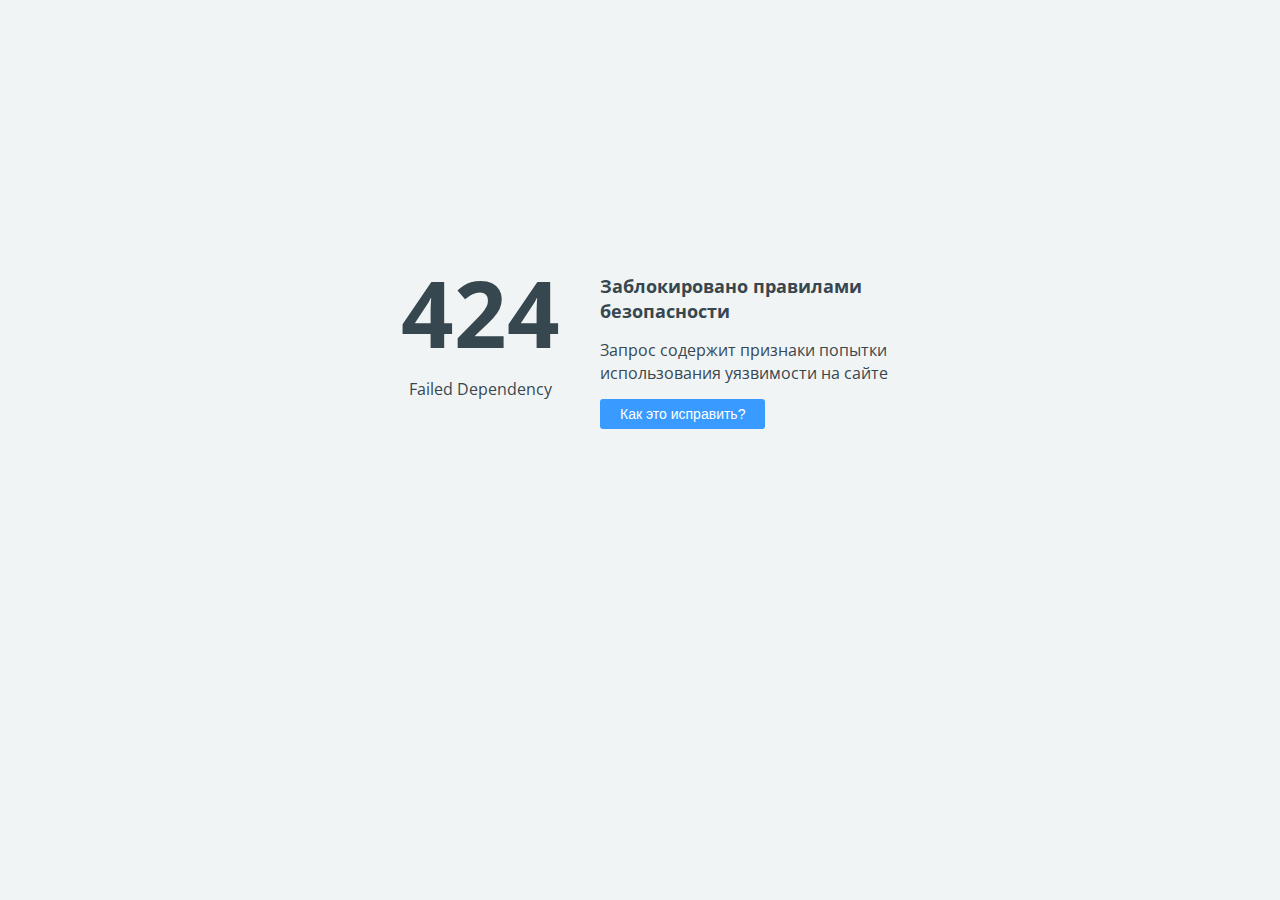
<file: style/ajax-loader.html>
<!doctype html>
<html>
<head>
    <title>424 Failed Dependency</title>
    <meta charset="UTF-8">
    <meta name="viewport" content="width=device-width">
    <link href='https://fonts.googleapis.com/css?family=Open+Sans:400,700&subset=latin,cyrillic' rel='stylesheet' type='text/css'>
    <style>
        body {
            background-color: #f1f4f5;
            color: #37474f;
            line-height: 1.4;
            font-family: 'Open Sans', sans-serif;
            margin: 0;
            padding: 0;
            }
        .error_code {
            display: block;
            font-size: 92px;
            font-weight: 700;
            margin-top: -25px;
            }
        .error_brief {
            display: block;
            font-size: 18px;
            font-weight: 700;
            margin-bottom: 15px;
            }
        .help_button, .fix_button {
            background-color: #399bff;
            color: #fff;
            margin-top: 15px;
            font-size: 14px;
            padding: 7px 20px 7px 20px;
            border: none;
            border-radius: 3px;
            vertical-align: middle;
            cursor: pointer;
            }
        .fix_button {
            background-color: #38ad41;
            }
        #fix_details {
            margin-top: 40px;
            visibility: hidden;
            opacity: 0;
            transition: visibility 0.3s, opacity 0.3s linear;
            }
    </style>

    <script language="JavaScript">
        function toggleHelp() {
            var e = document.getElementById("fix_details");
            if (e.style.visibility == 'visible') {
                e.style.visibility = 'hidden';
                e.style.opacity = 0;
            } else {
                e.style.visibility = 'visible';
                e.style.opacity = 1;
            }
        }
    </script>
</head>
<body>

<div style="display: table; position: absolute; height: 100%; width: 100%;">
    <div style="display: table-cell; vertical-align: middle; padding: 0 40px;">
        <div style="margin-left: auto; margin-right: auto; width: 520px;">
            <div style="float:left; width:200px; text-align: center; padding-right: 20px;">
                <span class="error_code">424</span>
                <span class="error_description">Failed Dependency</span>
            </div>
            <div style="float:left; width:300px;">
                <span class="error_brief">Заблокировано правилами безопасности</span>
                <span class="error_detail">Запрос содержит признаки попытки использования уязвимости на сайте</span>
                <br>
                <input type="button" value="Как это исправить?" class="help_button" onclick="toggleHelp()">
            </div>
            <div style="clear:both"></div>
            <div id="fix_details">
                Если Вы администратор сайта, самый быстрый способ исправить эту ошибку &mdash; воспользоваться
                Технической проверкой сайта в панели управления хостингом.
                
                <br>
                <input type="button" value="Техническая проверка сайта" class="fix_button" onclick="location.href = 'https://adm.tools/troubleshooting/?host=development.zs-group.net&error=424&request=X3injMIUiM6XsOdds1fFYgAAAPM&time=2020-10-03%2019:32:12'">
                <br><br>
                <a href="https://www.ukraine.com.ua/faq/error-424.html">Подробнее о возможных причинах ошибки...</a>
            </div>
        </div>
    </div>
</div>

</body>
</html>
</file>
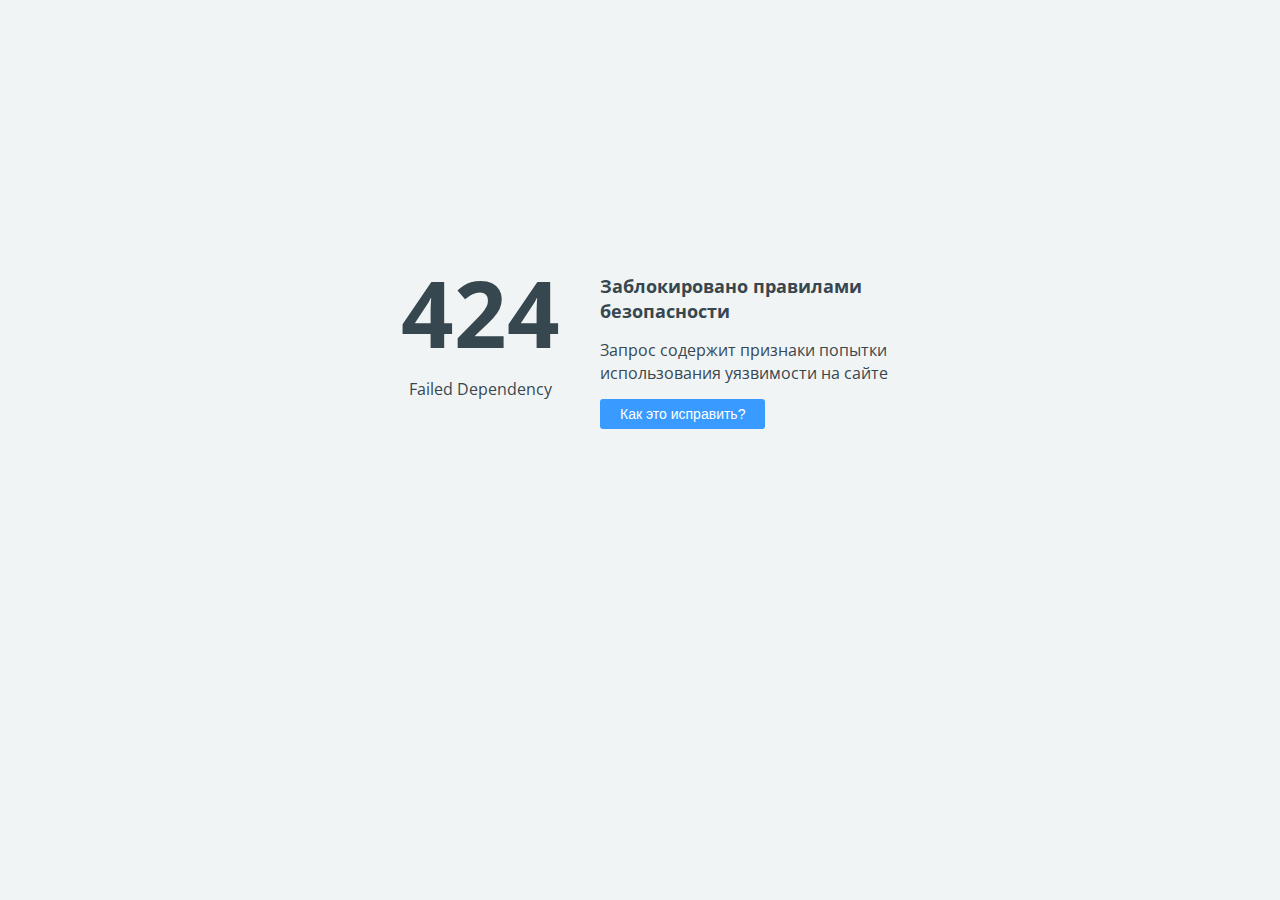
<file: style/fonts/slick-2.html>
<!doctype html>
<html>
<head>
    <title>424 Failed Dependency</title>
    <meta charset="UTF-8">
    <meta name="viewport" content="width=device-width">
    <link href='https://fonts.googleapis.com/css?family=Open+Sans:400,700&subset=latin,cyrillic' rel='stylesheet' type='text/css'>
    <style>
        body {
            background-color: #f1f4f5;
            color: #37474f;
            line-height: 1.4;
            font-family: 'Open Sans', sans-serif;
            margin: 0;
            padding: 0;
            }
        .error_code {
            display: block;
            font-size: 92px;
            font-weight: 700;
            margin-top: -25px;
            }
        .error_brief {
            display: block;
            font-size: 18px;
            font-weight: 700;
            margin-bottom: 15px;
            }
        .help_button, .fix_button {
            background-color: #399bff;
            color: #fff;
            margin-top: 15px;
            font-size: 14px;
            padding: 7px 20px 7px 20px;
            border: none;
            border-radius: 3px;
            vertical-align: middle;
            cursor: pointer;
            }
        .fix_button {
            background-color: #38ad41;
            }
        #fix_details {
            margin-top: 40px;
            visibility: hidden;
            opacity: 0;
            transition: visibility 0.3s, opacity 0.3s linear;
            }
    </style>

    <script language="JavaScript">
        function toggleHelp() {
            var e = document.getElementById("fix_details");
            if (e.style.visibility == 'visible') {
                e.style.visibility = 'hidden';
                e.style.opacity = 0;
            } else {
                e.style.visibility = 'visible';
                e.style.opacity = 1;
            }
        }
    </script>
</head>
<body>

<div style="display: table; position: absolute; height: 100%; width: 100%;">
    <div style="display: table-cell; vertical-align: middle; padding: 0 40px;">
        <div style="margin-left: auto; margin-right: auto; width: 520px;">
            <div style="float:left; width:200px; text-align: center; padding-right: 20px;">
                <span class="error_code">424</span>
                <span class="error_description">Failed Dependency</span>
            </div>
            <div style="float:left; width:300px;">
                <span class="error_brief">Заблокировано правилами безопасности</span>
                <span class="error_detail">Запрос содержит признаки попытки использования уязвимости на сайте</span>
                <br>
                <input type="button" value="Как это исправить?" class="help_button" onclick="toggleHelp()">
            </div>
            <div style="clear:both"></div>
            <div id="fix_details">
                Если Вы администратор сайта, самый быстрый способ исправить эту ошибку &mdash; воспользоваться
                Технической проверкой сайта в панели управления хостингом.
                
                <br>
                <input type="button" value="Техническая проверка сайта" class="fix_button" onclick="location.href = 'https://adm.tools/troubleshooting/?host=development.zs-group.net&error=424&request=X3injcIUiM6XsOdds1fFkQAAAMc&time=2020-10-03%2019:32:13'">
                <br><br>
                <a href="https://www.ukraine.com.ua/faq/error-424.html">Подробнее о возможных причинах ошибки...</a>
            </div>
        </div>
    </div>
</div>

</body>
</html>
</file>
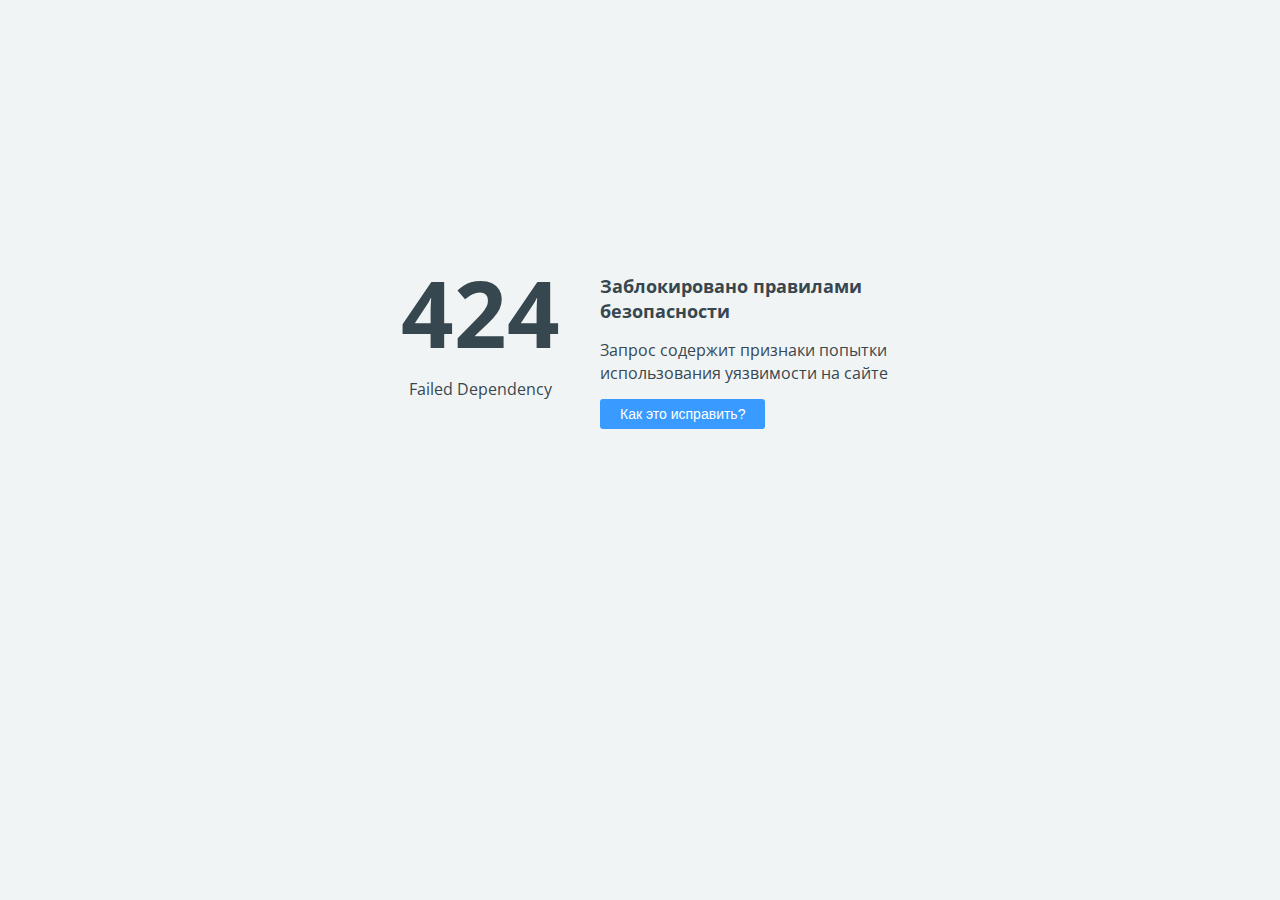
<file: style/fonts/slick-3.html>
<!doctype html>
<html>
<head>
    <title>424 Failed Dependency</title>
    <meta charset="UTF-8">
    <meta name="viewport" content="width=device-width">
    <link href='https://fonts.googleapis.com/css?family=Open+Sans:400,700&subset=latin,cyrillic' rel='stylesheet' type='text/css'>
    <style>
        body {
            background-color: #f1f4f5;
            color: #37474f;
            line-height: 1.4;
            font-family: 'Open Sans', sans-serif;
            margin: 0;
            padding: 0;
            }
        .error_code {
            display: block;
            font-size: 92px;
            font-weight: 700;
            margin-top: -25px;
            }
        .error_brief {
            display: block;
            font-size: 18px;
            font-weight: 700;
            margin-bottom: 15px;
            }
        .help_button, .fix_button {
            background-color: #399bff;
            color: #fff;
            margin-top: 15px;
            font-size: 14px;
            padding: 7px 20px 7px 20px;
            border: none;
            border-radius: 3px;
            vertical-align: middle;
            cursor: pointer;
            }
        .fix_button {
            background-color: #38ad41;
            }
        #fix_details {
            margin-top: 40px;
            visibility: hidden;
            opacity: 0;
            transition: visibility 0.3s, opacity 0.3s linear;
            }
    </style>

    <script language="JavaScript">
        function toggleHelp() {
            var e = document.getElementById("fix_details");
            if (e.style.visibility == 'visible') {
                e.style.visibility = 'hidden';
                e.style.opacity = 0;
            } else {
                e.style.visibility = 'visible';
                e.style.opacity = 1;
            }
        }
    </script>
</head>
<body>

<div style="display: table; position: absolute; height: 100%; width: 100%;">
    <div style="display: table-cell; vertical-align: middle; padding: 0 40px;">
        <div style="margin-left: auto; margin-right: auto; width: 520px;">
            <div style="float:left; width:200px; text-align: center; padding-right: 20px;">
                <span class="error_code">424</span>
                <span class="error_description">Failed Dependency</span>
            </div>
            <div style="float:left; width:300px;">
                <span class="error_brief">Заблокировано правилами безопасности</span>
                <span class="error_detail">Запрос содержит признаки попытки использования уязвимости на сайте</span>
                <br>
                <input type="button" value="Как это исправить?" class="help_button" onclick="toggleHelp()">
            </div>
            <div style="clear:both"></div>
            <div id="fix_details">
                Если Вы администратор сайта, самый быстрый способ исправить эту ошибку &mdash; воспользоваться
                Технической проверкой сайта в панели управления хостингом.
                
                <br>
                <input type="button" value="Техническая проверка сайта" class="fix_button" onclick="location.href = 'https://adm.tools/troubleshooting/?host=development.zs-group.net&error=424&request=X3injcIUiM6XsOdds1fFngAAAIk&time=2020-10-03%2019:32:13'">
                <br><br>
                <a href="https://www.ukraine.com.ua/faq/error-424.html">Подробнее о возможных причинах ошибки...</a>
            </div>
        </div>
    </div>
</div>

</body>
</html>
</file>
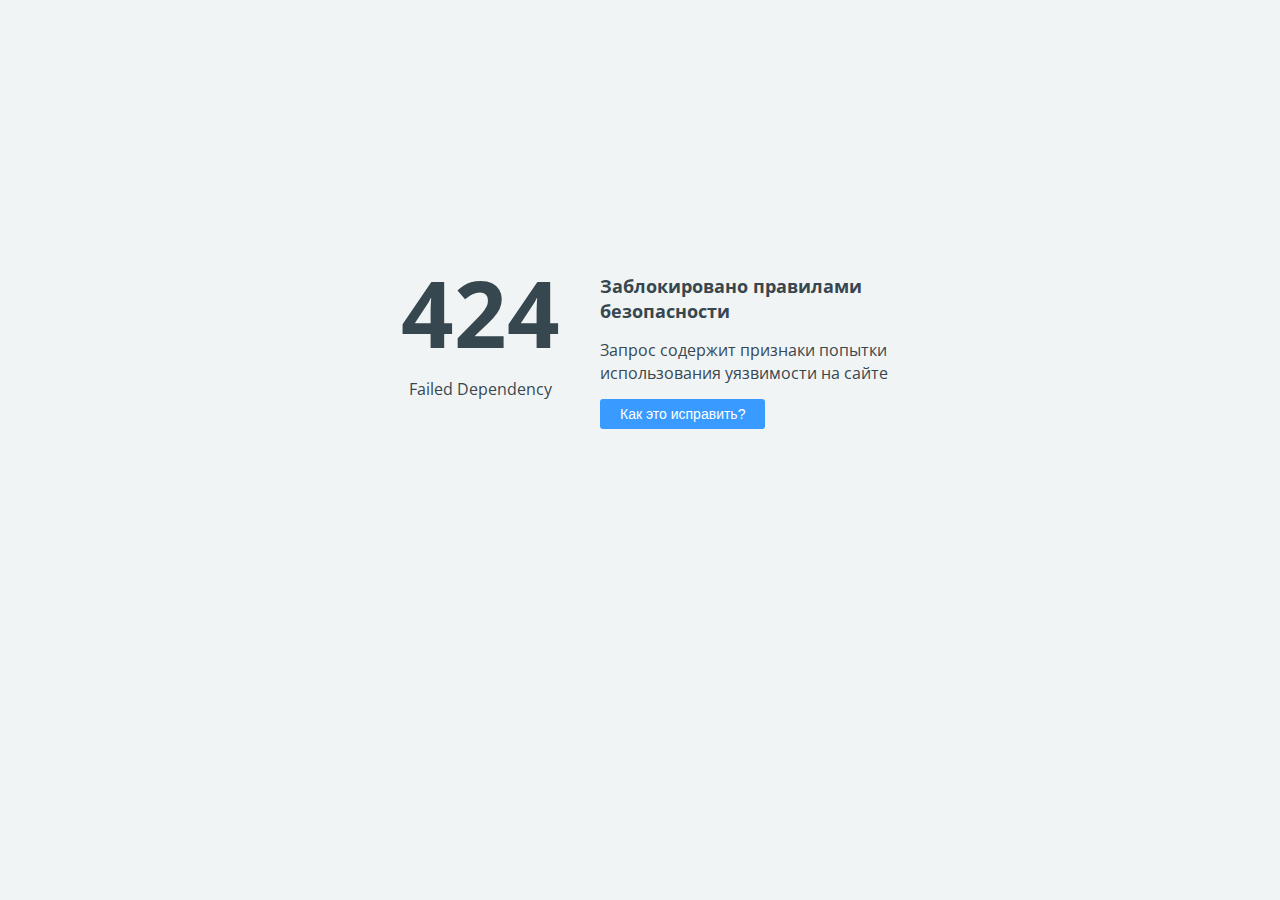
<file: style/fonts/slick-4.html>
<!doctype html>
<html>
<head>
    <title>424 Failed Dependency</title>
    <meta charset="UTF-8">
    <meta name="viewport" content="width=device-width">
    <link href='https://fonts.googleapis.com/css?family=Open+Sans:400,700&subset=latin,cyrillic' rel='stylesheet' type='text/css'>
    <style>
        body {
            background-color: #f1f4f5;
            color: #37474f;
            line-height: 1.4;
            font-family: 'Open Sans', sans-serif;
            margin: 0;
            padding: 0;
            }
        .error_code {
            display: block;
            font-size: 92px;
            font-weight: 700;
            margin-top: -25px;
            }
        .error_brief {
            display: block;
            font-size: 18px;
            font-weight: 700;
            margin-bottom: 15px;
            }
        .help_button, .fix_button {
            background-color: #399bff;
            color: #fff;
            margin-top: 15px;
            font-size: 14px;
            padding: 7px 20px 7px 20px;
            border: none;
            border-radius: 3px;
            vertical-align: middle;
            cursor: pointer;
            }
        .fix_button {
            background-color: #38ad41;
            }
        #fix_details {
            margin-top: 40px;
            visibility: hidden;
            opacity: 0;
            transition: visibility 0.3s, opacity 0.3s linear;
            }
    </style>

    <script language="JavaScript">
        function toggleHelp() {
            var e = document.getElementById("fix_details");
            if (e.style.visibility == 'visible') {
                e.style.visibility = 'hidden';
                e.style.opacity = 0;
            } else {
                e.style.visibility = 'visible';
                e.style.opacity = 1;
            }
        }
    </script>
</head>
<body>

<div style="display: table; position: absolute; height: 100%; width: 100%;">
    <div style="display: table-cell; vertical-align: middle; padding: 0 40px;">
        <div style="margin-left: auto; margin-right: auto; width: 520px;">
            <div style="float:left; width:200px; text-align: center; padding-right: 20px;">
                <span class="error_code">424</span>
                <span class="error_description">Failed Dependency</span>
            </div>
            <div style="float:left; width:300px;">
                <span class="error_brief">Заблокировано правилами безопасности</span>
                <span class="error_detail">Запрос содержит признаки попытки использования уязвимости на сайте</span>
                <br>
                <input type="button" value="Как это исправить?" class="help_button" onclick="toggleHelp()">
            </div>
            <div style="clear:both"></div>
            <div id="fix_details">
                Если Вы администратор сайта, самый быстрый способ исправить эту ошибку &mdash; воспользоваться
                Технической проверкой сайта в панели управления хостингом.
                
                <br>
                <input type="button" value="Техническая проверка сайта" class="fix_button" onclick="location.href = 'https://adm.tools/troubleshooting/?host=development.zs-group.net&error=424&request=X3injsIUiM6XsOdds1fFqAAAALI&time=2020-10-03%2019:32:14'">
                <br><br>
                <a href="https://www.ukraine.com.ua/faq/error-424.html">Подробнее о возможных причинах ошибки...</a>
            </div>
        </div>
    </div>
</div>

</body>
</html>
</file>
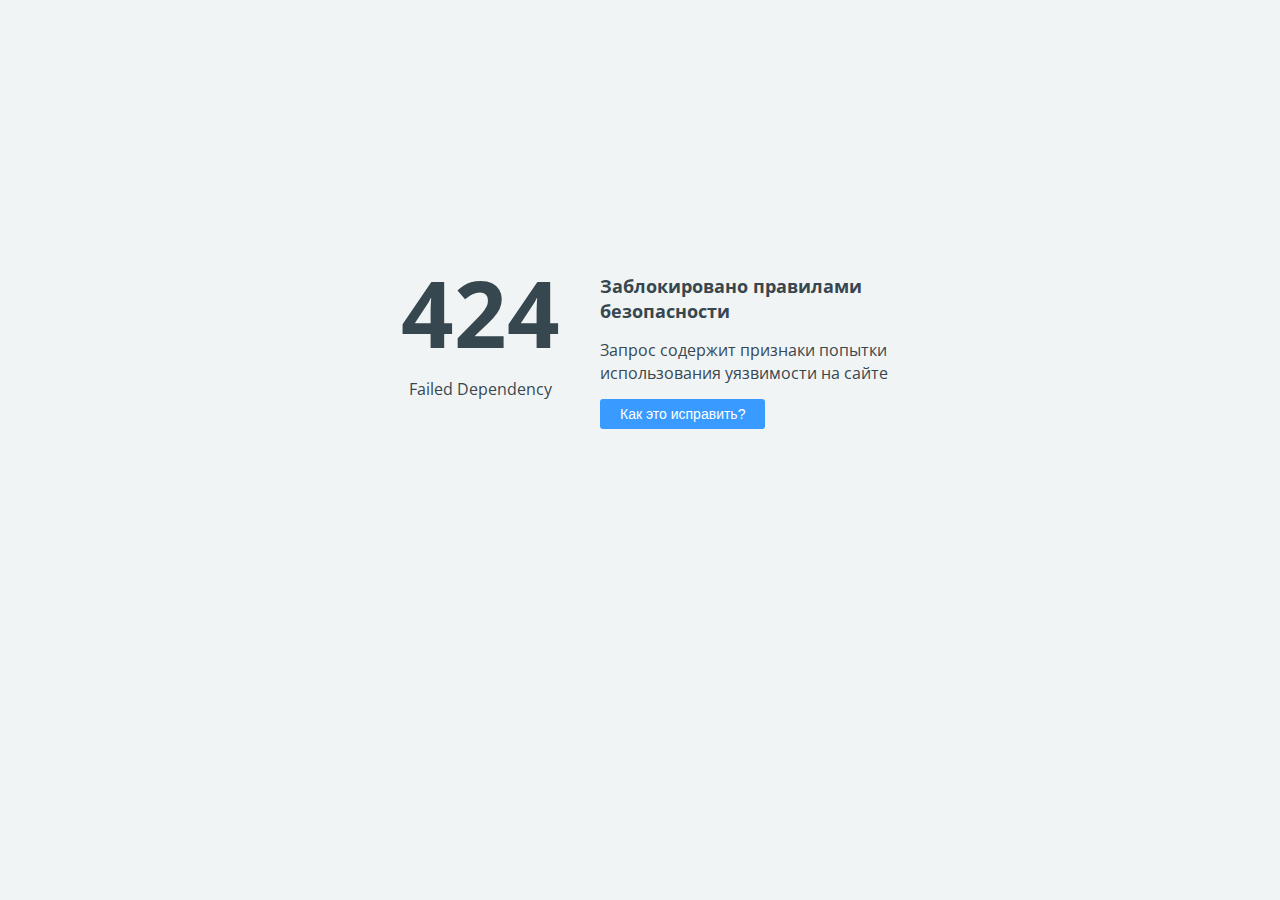
<file: style/fonts/slick.html>
<!doctype html>
<html>
<head>
    <title>424 Failed Dependency</title>
    <meta charset="UTF-8">
    <meta name="viewport" content="width=device-width">
    <link href='https://fonts.googleapis.com/css?family=Open+Sans:400,700&subset=latin,cyrillic' rel='stylesheet' type='text/css'>
    <style>
        body {
            background-color: #f1f4f5;
            color: #37474f;
            line-height: 1.4;
            font-family: 'Open Sans', sans-serif;
            margin: 0;
            padding: 0;
            }
        .error_code {
            display: block;
            font-size: 92px;
            font-weight: 700;
            margin-top: -25px;
            }
        .error_brief {
            display: block;
            font-size: 18px;
            font-weight: 700;
            margin-bottom: 15px;
            }
        .help_button, .fix_button {
            background-color: #399bff;
            color: #fff;
            margin-top: 15px;
            font-size: 14px;
            padding: 7px 20px 7px 20px;
            border: none;
            border-radius: 3px;
            vertical-align: middle;
            cursor: pointer;
            }
        .fix_button {
            background-color: #38ad41;
            }
        #fix_details {
            margin-top: 40px;
            visibility: hidden;
            opacity: 0;
            transition: visibility 0.3s, opacity 0.3s linear;
            }
    </style>

    <script language="JavaScript">
        function toggleHelp() {
            var e = document.getElementById("fix_details");
            if (e.style.visibility == 'visible') {
                e.style.visibility = 'hidden';
                e.style.opacity = 0;
            } else {
                e.style.visibility = 'visible';
                e.style.opacity = 1;
            }
        }
    </script>
</head>
<body>

<div style="display: table; position: absolute; height: 100%; width: 100%;">
    <div style="display: table-cell; vertical-align: middle; padding: 0 40px;">
        <div style="margin-left: auto; margin-right: auto; width: 520px;">
            <div style="float:left; width:200px; text-align: center; padding-right: 20px;">
                <span class="error_code">424</span>
                <span class="error_description">Failed Dependency</span>
            </div>
            <div style="float:left; width:300px;">
                <span class="error_brief">Заблокировано правилами безопасности</span>
                <span class="error_detail">Запрос содержит признаки попытки использования уязвимости на сайте</span>
                <br>
                <input type="button" value="Как это исправить?" class="help_button" onclick="toggleHelp()">
            </div>
            <div style="clear:both"></div>
            <div id="fix_details">
                Если Вы администратор сайта, самый быстрый способ исправить эту ошибку &mdash; воспользоваться
                Технической проверкой сайта в панели управления хостингом.
                
                <br>
                <input type="button" value="Техническая проверка сайта" class="fix_button" onclick="location.href = 'https://adm.tools/troubleshooting/?host=development.zs-group.net&error=424&request=X3injMIUiM6XsOdds1fFcQAAAN0&time=2020-10-03%2019:32:12'">
                <br><br>
                <a href="https://www.ukraine.com.ua/faq/error-424.html">Подробнее о возможных причинах ошибки...</a>
            </div>
        </div>
    </div>
</div>

</body>
</html>
</file>
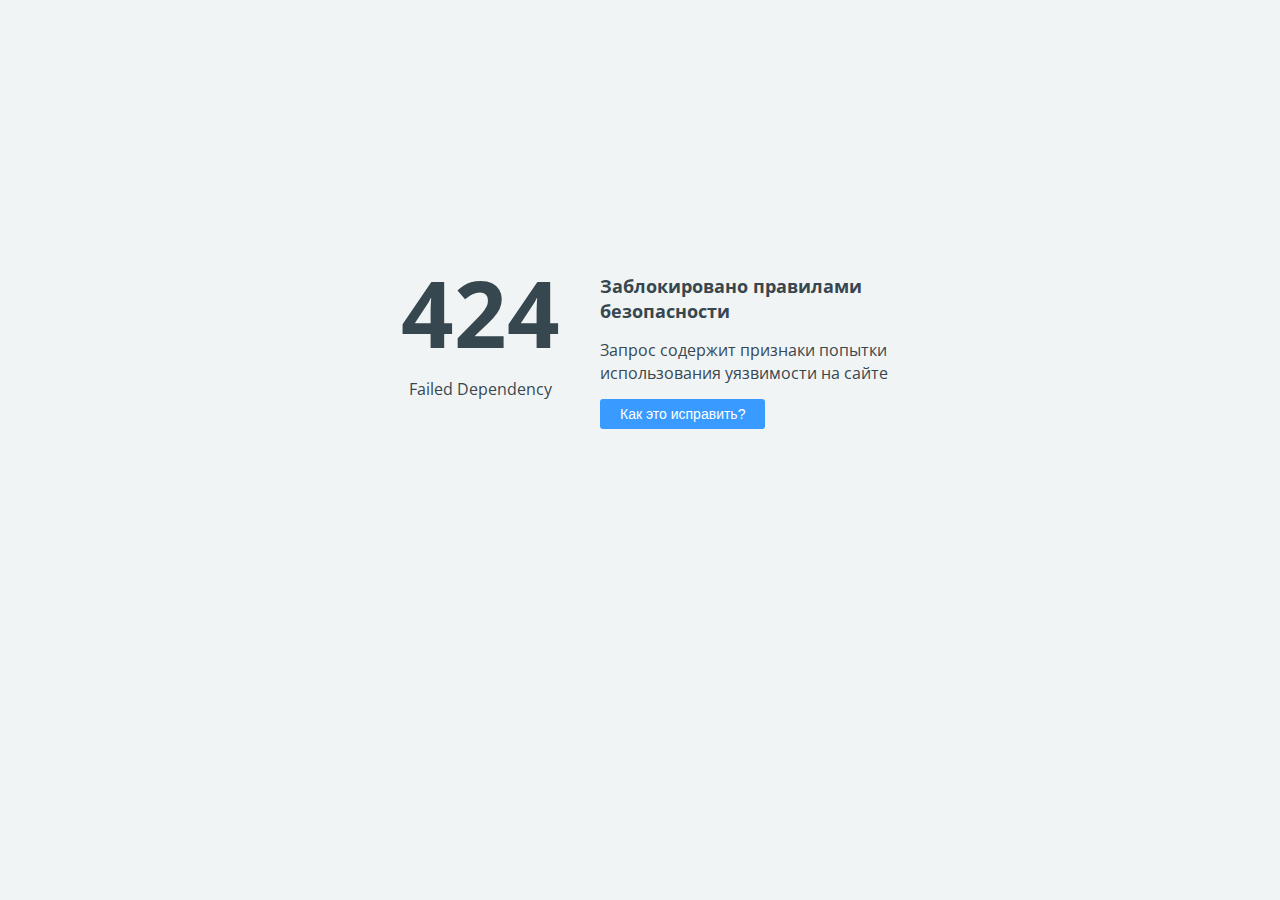
<file: style/fonts/slickd41d.html>
<!doctype html>
<html>
<head>
    <title>424 Failed Dependency</title>
    <meta charset="UTF-8">
    <meta name="viewport" content="width=device-width">
    <link href='https://fonts.googleapis.com/css?family=Open+Sans:400,700&subset=latin,cyrillic' rel='stylesheet' type='text/css'>
    <style>
        body {
            background-color: #f1f4f5;
            color: #37474f;
            line-height: 1.4;
            font-family: 'Open Sans', sans-serif;
            margin: 0;
            padding: 0;
            }
        .error_code {
            display: block;
            font-size: 92px;
            font-weight: 700;
            margin-top: -25px;
            }
        .error_brief {
            display: block;
            font-size: 18px;
            font-weight: 700;
            margin-bottom: 15px;
            }
        .help_button, .fix_button {
            background-color: #399bff;
            color: #fff;
            margin-top: 15px;
            font-size: 14px;
            padding: 7px 20px 7px 20px;
            border: none;
            border-radius: 3px;
            vertical-align: middle;
            cursor: pointer;
            }
        .fix_button {
            background-color: #38ad41;
            }
        #fix_details {
            margin-top: 40px;
            visibility: hidden;
            opacity: 0;
            transition: visibility 0.3s, opacity 0.3s linear;
            }
    </style>

    <script language="JavaScript">
        function toggleHelp() {
            var e = document.getElementById("fix_details");
            if (e.style.visibility == 'visible') {
                e.style.visibility = 'hidden';
                e.style.opacity = 0;
            } else {
                e.style.visibility = 'visible';
                e.style.opacity = 1;
            }
        }
    </script>
</head>
<body>

<div style="display: table; position: absolute; height: 100%; width: 100%;">
    <div style="display: table-cell; vertical-align: middle; padding: 0 40px;">
        <div style="margin-left: auto; margin-right: auto; width: 520px;">
            <div style="float:left; width:200px; text-align: center; padding-right: 20px;">
                <span class="error_code">424</span>
                <span class="error_description">Failed Dependency</span>
            </div>
            <div style="float:left; width:300px;">
                <span class="error_brief">Заблокировано правилами безопасности</span>
                <span class="error_detail">Запрос содержит признаки попытки использования уязвимости на сайте</span>
                <br>
                <input type="button" value="Как это исправить?" class="help_button" onclick="toggleHelp()">
            </div>
            <div style="clear:both"></div>
            <div id="fix_details">
                Если Вы администратор сайта, самый быстрый способ исправить эту ошибку &mdash; воспользоваться
                Технической проверкой сайта в панели управления хостингом.
                
                <br>
                <input type="button" value="Техническая проверка сайта" class="fix_button" onclick="location.href = 'https://adm.tools/troubleshooting/?host=development.zs-group.net&error=424&request=X3injcIUiM6XsOdds1fFfwAAAI0&time=2020-10-03%2019:32:13'">
                <br><br>
                <a href="https://www.ukraine.com.ua/faq/error-424.html">Подробнее о возможных причинах ошибки...</a>
            </div>
        </div>
    </div>
</div>

</body>
</html>
</file>
<file: style/style.css>
* {
  font-family: 'Montserrat', sans-serif;
}

img {
  max-width: 100%;
}

li {
  list-style: none;
  margin: 0;
  padding: 0;
}

ul, li, h1, h2, h3, h4, h5, h6, p, span, a {
  margin: 0;
  padding: 0;
  line-height: 1.4;
  color: #192028;
  font-size: 14px;
  font-weight: 400;
  font-family: 'Montserrat', sans-serif;
  transition: .3s;
}

body {
  background: #fff;
}

input::-webkit-input-placeholder {
  opacity: 1;
  transition: opacity 0.3s ease;
  color: #b0b0b0;
}

input::-moz-placeholder {
  opacity: 1;
  transition: opacity 0.3s ease;
  color: #b0b0b0;
}

input:-moz-placeholder {
  opacity: 1;
  transition: opacity 0.3s ease;
  color: #b0b0b0;
}

input:-ms-input-placeholder {
  opacity: 1;
  transition: opacity 0.3s ease;
  color: #b0b0b0;
}

input:focus::-webkit-input-placeholder {
  opacity: 0;
  transition: opacity 0.3s ease;
}

input:focus::-moz-placeholder {
  opacity: 0;
  transition: opacity 0.3s ease;
}

input:focus:-moz-placeholder {
  opacity: 0;
  transition: opacity 0.3s ease;
}

input:focus:-ms-input-placeholder {
  opacity: 0;
  transition: opacity 0.3s ease;
}

.error {
  border: 1px solid #ff0000 !important;
  color: #ff0000;
}

label.error {
  display: none !important;
}

h2 {
  font-size: 34px;
  line-height: 1.2;
  font-weight: 900;
  color: #2e2e2e;
  padding-top: 30px;
}

.wrapper {
  width: 100%;
  overflow: hidden;
  max-width: 1440px;
  margin: 0 auto;
  position: relative;
}

.menu_burger {
  display: none;
  position: absolute;
  left: 16px;
  top: 50px;

}

.menu_burger {
  width: 34px;
  height: 20px;
  z-index: 10001
}

.menu_burger span {
  display: block;
  position: absolute;
  height: 2px;
  width: 100%;
  background: #C4C4C4;
  border-radius: 0;
  opacity: 1;
  z-index: 100;
  left: 0;
  -webkit-transform: rotate(0deg);
  -moz-transform: rotate(0deg);
  -o-transform: rotate(0deg);
  transform: rotate(0deg);
  -webkit-transition: .25s ease-in-out;
  -moz-transition: .25s ease-in-out;
  -o-transition: .25s ease-in-out;
  transition: .25s ease-in-out
}

.menu_burger span:nth-child(1) {
  top: 0;
  -webkit-transform-origin: left center;
  -moz-transform-origin: left center;
  -o-transform-origin: left center;
  transform-origin: left center
}

.menu_burger span:nth-child(2) {
  top: 50%;
  margin-top: -1px;
  -webkit-transform-origin: left center;
  -moz-transform-origin: left center;
  -o-transform-origin: left center;
  transform-origin: left center
}

.menu_burger span:nth-child(3) {
  top: 100%;
  margin-top: -2px;
  -webkit-transform-origin: left center;
  -moz-transform-origin: left center;
  -o-transform-origin: left center;
  transform-origin: left center
}

.open header {
  position: fixed;
  z-index: 1000
}

.open .menu_burger span:nth-child(1) {
  transform: rotate(45deg) translate(-2px, -1px);
  top: -1px
}

.open .menu_burger span:nth-child(2) {
  opacity: 0
}

.open .menu_burger span:nth-child(3) {
  transform: rotate(-45deg) translate(0, -1px);
  top: calc(100% - -3px)
}

a.btn_all,
input[type=submit],
button {
  background: #005F99;
  font-size: 12px;
  font-weight: 600;
  outline: none;
  text-align: center;
  text-decoration: none;
  color: #fff;
  border: none;
  margin-top: 30px;
  padding: 16px 50px;
  white-space: normal;
  font-family: 'Montserrat', sans-serif;
  transition: .3s;
  cursor: pointer;
  display: inline-block;
}

button span {
  color: #fff;
}

a.btn_all:hover,
input[type=submit]:hover {
  background: #0094DF;
}

input[type=text],
select,
input[type=search] {
  border-width: 1px;
  border-color: #0094DF;
  border-style: solid;
  background-color: rgb(255, 255, 255);
  width: 400px;
  max-width: 100%;
  height: 56px;
  line-height: 56px;
  padding: 0;
  outline: none;
  text-indent: 16px;
  font-size: 13px;
  color: #7A7B77;
  margin-top: 16px;
  font-weight: 300;
}

.flex {
  display: -webkit-flex;
  display: -moz-flex;
  display: -ms-flex;
  display: -o-flex;
  display: flex;
  -webkit-flex-wrap: wrap;
  -moz-flex-wrap: wrap;
  -ms-flex-wrap: wrap;
  -o-flex-wrap: wrap;
  flex-wrap: wrap;
}

h2.head {
  padding-top: 110px;
  font-size: 30px;
  font-weight: 700;
  color: #192028;
  text-transform: uppercase;
  padding-bottom: 40px;
}

.menu {
  background: #005F99;
  height: 100vh;
  max-height: 100vh;
  overflow-y: scroll;
  padding-left: 80px;
  padding-right: 80px;
}

.menu .al_center {
  align-items: center;
}

.menu .logo {
  display: block;
  margin-bottom: 0;
  margin: 0;
  margin-top: auto;
}

.menu ul {
  margin-top: 50px;
}

.menu ul li {
  margin-top: 25px;
}

.menu ul li a {
  color: #fff;
  text-decoration: none;
  border-bottom: 1px solid transparent;
}

.menu ul li a:hover {
  border-bottom: 1px solid #fff;
  font-weight: 600;
}

.menu .contact {
  margin-bottom: auto;
}

.menu .contact .messanger a,
.menu .contact .social a {
  margin-right: 20px;
}

.menu .contact .messanger {
  margin-bottom: 25px;
}

.menu .contact a.tel {
  color: #fff;
  text-decoration: none;
  font-size: 16px;
}

.menu .contact .place {
  margin-top: 20px;
  flex-wrap: nowrap;
}

.menu .contact .place span {
  color: #fff;
}

.menu .contact .place img {
  margin-right: 10px;
}

.menu .contact .social {
  margin-top: 20px;
}


.hero > .row {
  align-items: center;
}

.hero_conent {
  height: 100vh;
  background: url(../img/bg_1.jpg) center center no-repeat;
  background-size: cover;
  padding-right: 80px;
  position: relative;
  padding-left: 25px;
}

.hero_conent .cam_and_lang {
  top: 40px;
  position: absolute;
  right: 80px;
}

.hero_conent .cam_and_lang .cemera .flex {
  align-items: center;
}

.hero_conent .cam_and_lang .cemera a {
  font-size: 10px;
  color: #fff;
  text-transform: uppercase;
}

.hero_conent .cam_and_lang .cemera a svg {
  margin-right: 12px;
  fill: #fff;
}

.hero_conent .cam_and_lang .lang {
  justify-content: flex-end;
  margin-top: 10px;
}

.hero_conent .cam_and_lang .lang a {
  width: 32px;
  height: 32px;
  text-align: center;
  line-height: 32px;
  margin-left: 20px;
  color: #fff;
  display: block;
  border: 1px solid #C4C4C4;
  text-decoration: none;
  font-size: 12px;
}

.hero h1 {
  color: #fff;
  font-size: 50px;
  line-height: 1.2;
  padding-top: 13vh;
  font-weight: 700;
  text-transform: uppercase;
  padding-right: 300px;
}

.hero .chose_btn {
  padding-left: 14px;
  padding-right: 14px;
  background: rgba(255, 255, 255, .8);
  box-shadow: 0px 0px 18px 3px rgba(25, 32, 40, 0.24);
  font-weight: 500;
  color: #192028;
  margin-top: 20vh;
}

.hero .chose_btn img {
  margin-right: 8px;
}

.hero_slider {
  width: 860px;
  max-width: 100%;
  margin-top: 70px;
}

.hero_slider .item_in {
  width: 410px;
  max-width: 100%;
  background: rgba(255, 255, 255, .8);
  box-shadow: 0px 0px 18px 3px rgba(25, 32, 40, 0.24);
  padding: 20px 15px;
  position: relative;
  margin-right: 24px;
  height: 144px;
}

.hero_slider .item_in .head {
  font-size: 14px;
  line-height: 1.4;
}

.hero_slider .item_in .date {
  font-size: 10px;
  position: absolute;
  bottom: 20px;
  left: 15px;
  text-transform: uppercase;
}

.hero_slider .item_in .arrow_more {
  position: absolute;
  bottom: 20px;
  right: 15px;
}

.slider_wrapper {
  justify-content: flex-end;
}

.slick-prev,
.slick-next {
  width: 48px;
  height: 48px;

  background: #fff url(../img/arrow_1.svg) center center no-repeat;
  z-index: 3;
  position: absolute;
}

.hero_slider .slick-prev,
.hero_slider .slick-next {
  top: -24px;
}

.slick-next {
  right: 0;
}

.slick-prev {
  background: #fff url(../img/arrow_prev.svg) center center no-repeat;

  right: 68px;
  left: auto;
}

.slick-prev:before,
.slick-next:before {
  content: '';
}

.about .left.al_center {
  align-items: center;
}

.about .left {
  position: relative;
}

.about .left:before {
  width: 120%;
  right: 0;
  top: 0;
  height: 100%;
  background: #005F99;
  content: '';
  position: absolute;
}

.about .content {
  z-index: 3;
  position: relative;
}

.about .left.al_center h3 {
  color: #fff;
  text-transform: uppercase;
  font-weight: 700;
}

.about .left.al_center p {
  font-size: 14px;
  color: #fff;
  padding: 15px 30px 25px 0;
}

.about .left.al_center .play {
  position: relative;
}

.about .left.al_center .play:before {
  background: url(../img/play.svg) center center no-repeat;
  width: 56px;
  height: 56px;
  position: absolute;
  content: '';
  top: 50%;
  margin-top: -28px;
  left: 50%;
  margin-left: -28px;
}

.about .right {
  position: relative;
  margin-left: 30px;
  padding-top: 60px;
  padding-bottom: 60px;
}

.about .right .left_border {
  position: absolute;
  left: 0;
  top: 0;
  width: 6px;
  height: 100%;
  width: 48%;
  border-left: 6px solid #c4c4c4;
}

.about .right .left_border:before {
  width: 100%;
  height: 6px;
  background: #c4c4c4;
  position: absolute;
  content: '';
  top: 0;
  left: 0;
}

.about .right .left_border:after {
  width: 100%;
  height: 6px;
  background: #c4c4c4;
  position: absolute;
  content: '';
  bottom: 0;
  left: 0;
}

.about .right .right_border {
  position: absolute;
  right: 0;
  top: 0;
  width: 48%;
  height: 100%;
  border-right: 6px solid #0094DF;
}

.about .right .right_border:before {
  width: 100%;
  height: 6px;
  background: #0094DF;
  position: absolute;
  content: '';
  top: 0;
  right: 0;
}

.about .right .right_border:after {
  width: 100%;
  height: 6px;
  background: #0094DF;
  position: absolute;
  content: '';
  bottom: 0;
  right: 0;
}

.slider_about {

  position: relative;
  z-index: 3;
}

.slider_about .item img {
  margin: 0 auto;
}

.slider_about .slick-next {
  right: 85px;
  top: auto;
  bottom: 109px;
  background: #B4B4B4 url(../img/arrow_white.svg) center center no-repeat;
  transform: scale(1, -1);
}

.slider_about .slick-prev {
  background: #B4B4B4 url(../img/arrow_white.svg) center center no-repeat;
  left: 85px;
  top: auto;
  bottom: 109px;
  transform: scale(-1, 1);
}

.about .item_elem {
  text-align: center;
}

.about .item_elem .image_block {
  height: 80px;
  margin: 0 auto;
}

.about .item_elem p {
  color: #192028;
  font-size: 14px;
  margin-top: 10px;
}

.about .bottom_el {
  margin-top: 40px;
}

.about .bottom_el .item_elem {
  margin-top: 40px;
}

.territory h2 {
  padding-bottom: 20px;
}

.territory .top_el {
  margin-top: 20px;
}

.territory .top_el p {
  color: #192028;
  font-weight: 300;
  font-size: 14px;
}

.territory .top_el p b {
  font-weight: 700;
}

.territory .item {
  position: relative;
}

.territory .item {
  margin-top: 24px;
}

.territory .col-md-9 {
  /*padding-left: 0;*/
}

.territory .top_row,
.territory .bottom_row {
  margin-left: -12px;
  margin-right: -12px;
  flex-wrap: nowrap;
}

.territory .col-md-9 .item {
  padding-left: 12px;
  padding-right: 12px;
}

.territory .item p {
  width: calc(100% - 24px);
  position: absolute;
  bottom: 0;
  left: 12px;
  padding: 0 15px;
  color: #fff;
  font-size: 16px;
  height: 64px;
  display: -ms-flexbox;
  display: flex;
  align-items: center;
  background: rgb(0 95 153 / 0.7);
}

.territory .col-md-3 .item p {
  width: 100%;
  left: 0;
}

.infrastructure h2.head {
  padding-top: 70px;
  padding-bottom: 70px;
}

.infrastructure .tabs {
  margin-left: -12px;
  margin-right: -12px;
}

.infrastructure .tab {
  margin-left: 12px;
  margin-right: 12px;
  font-size: 10px;
  border-bottom: 1px solid transparent;
  transition: .3s;
  padding: 0 16px 10px 16px;
  cursor: pointer;
}

.infrastructure .tab:hover,
.infrastructure .tab.active {
  border-bottom: 1px solid #005F99;
}

.infrastructure .tab_content {
  position: relative;
  display: none;
  margin-top: 30px;
}

.infrastructure .tab_content.active {
  display: flex;
}

.infrastructure .tab_content .pin {
  text-align: center;
  position: absolute;
}

.infrastructure .tab_content .pin p {
  font-size: 14px;
  font-weight: 500;
  margin-top: 20px;

  position: relative;
}

.infrastructure .tab_content .pin p span {

  z-index: 2;
  position: relative;
}

.infrastructure .tab_content .pin p:before {
  width: 114%;
  left: -7%;
  height: 150%;
  top: -25%;
  position: absolute;
  content: '';
  background: #FFFFFF;
  filter: blur(10px);
}

.infrastructure .tab_content.tab_content_1 .pin1 {
  top: 37px;
  left: 227px;
}

.infrastructure .tab_content.tab_content_1 .pin2 {
  top: 8px;
  left: 404px;
}

.infrastructure .tab_content.tab_content_1 .pin3 {
  top: 31px;
  left: 607px;
}

.infrastructure .tab_content.tab_content_1 .pin5 {
  top: 409px;
  left: 338px;
}

.infrastructure .tab_content.tab_content_1 .pin4 {
  top: 380px;
  left: 60px;
}

.infrastructure .tab_content.tab_content_1 .pin6 {
  top: 352px;
  left: 609px;
}

.infrastructure .text_blue_block {
  width: calc(100% + 110px);
  margin-left: -110px;
  padding: 130px 40px;
  background: #005F99;
  position: relative;
  top: -54px;
}

.infrastructure .text_blue_block h3 {
  font-size: 22px;
  font-weight: 500;
  color: #fff;
  padding-bottom: 30px;
}

.infrastructure .text_blue_block p {
  color: #fff;
  line-height: 1.45;
  margin-top: 12px;
}

.infrastructure .text_blue_block p span {
  font-size: 16px;
  font-weight: 500;
  color: #fff;
}

.gallery h2.head {
  padding: 120px 0;
}


.slider_out {
  width: 100%;
}

.slider_out .slider_gallery {
  width: calc(100% + 531px);
}

.slider_out .slider_gallery .item {
  margin-right: 24px;
  overflow: hidden;
  height: 100%;
}

.slider_out .slider_gallery .item img {
  min-width: 100%;
  min-height: 100%;
  max-width: 300%;
}

.slider_gallery .slick-prev,
.slider_gallery .slick-next {
  background-color: #005F99;
  right: auto;
}

.slider_gallery .slick-prev {
  left: calc(100% - 69px);
}

.slider_gallery .slick-next {
  left: 100%;
}

.custom_prev,
.custom_next {
  width: 48px;
  height: 48px;
  bottom: 10px;
  background: #005F99 url(../img/arrow_white.svg) center center no-repeat;
  z-index: 3;
  position: absolute;
}

.custom_next {
  right: 0;
}

.custom_prev {
  transform: scaleX(-1);
  right: 71px;
  left: auto;
}

.gallery .just_end {
  justify-content: flex-end;
}

.gallery .just_end a {
  font-size: 10px;
  margin-top: 40px;
  text-align: right;
  text-transform: uppercase;
  color: #192028;
}

.benefits h2.head {
  padding-top: 120px;
  margin-bottom: 70px;
}

.benefits .items .item {
  flex: 0 0 50%;
  margin-left: 0;
  max-width: 50%;
  display: flex;
  margin-bottom: 70px;
  align-items: center;
}

.benefits .items .item:nth-child(2n) {
  flex: 0 0 calc(50% - 24px);
  margin-left: 24px;
  max-width: calc(50% - 24px);
}

.benefits .image_block {
  width: 72px;
  height: 72px;
  border-radius: 50%;
  background: #005F99;
  flex: 0 0 72px;
  align-items: center;
  justify-content: center;
}

.benefits .item p {
  flex: 0 0 calc(100% - 109px);
  margin-left: 37px;
}

.benefits .image.right_part img {
  max-width: 450px;
  z-index: 2;
  position: relative;
}

.position_block {
  position: relative;
  height: 100%;
}

.benefits .image.right_part {
  position: absolute;
  bottom: 0;
}

.benefits .blue_bg {
  left: 133px;
  position: absolute;
  height: 100%;
  bottom: -48px;
  background: #0094DF;
  width: 1000px;
  z-index: 1;
}

.benefits .text_block {
  padding: 40px 130px;
  background: #005F99;
  position: relative;
  z-index: 2;
  top: -30px;
}

.benefits .text_block p,
.benefits .text_block a {
  color: #fff;
}

.benefits .text_block p {
  font-size: 20px;
  font-weight: 500;
}

.benefits .text_block a {
  font-size: 12px;
  text-transform: uppercase;
}

.layout h2.head {
  padding-top: 120px;
  padding-bottom: 70px;
}

.layout input[type=text],
.layout select,
.layout input[type=search] {
  width: auto;
  border: 2px solid #0094DF;
  height: 40px;
  line-height: 40px;

}

.layout input[type=search] {
  margin-left: 25px;
}

.layout .right_part input[type=text] {
  width: 84px;
}

.layout .right_part span.deviver {
  width: 8px;
  height: 1px;
  background: #0094DF;
  display: inline-block;
  margin-left: 8px;
  margin-right: 8px;
  top: -3px;
  position: relative;
}

.layout .left_part select {
  width: 190px;
  padding-right: 5px;
}

.layout .left_part p,
.layout .right_part p {
  color: #7A7B77;
}

.layout .right_part {
  margin-left: 25px;
}

.layout .clear {
  font-size: 10px;
  color: #C4C4C4;
  margin-top: 12px;
  position: absolute;
  bottom: -30px;
  right: 0;
  width: calc(100% - 25px);
}

.layout .clear span {
  font-size: 14px;
  margin-right: 15px;
  position: relative;
  top: 2px;
}

.layout .search_block {
  display: inline-block;
  position: relative;
}

.layout tbody {
  max-height: 380px;
}

.layout td,
.layout th {
  width: 33.3333%;
  text-align: center;

}

.layout td {
  padding: 15px 0;
}

.layout thead th {
  color: #7A7B77;
  padding: 15px 0;
  font-size: 14px;
}

.layout td,
.layout th {
  border: 0;
}

.layout td,
.layout th {
  border-bottom: 1px solid #C4C4C4;
  font-weight: 400;
}

.layout tr:hover {
  background: #0094DF;
}

.layout tr,
.layout td {
  transition: .3s;
}

.layout tr:hover td {
  color: #fff;
}

.layout td {
  color: #192028;
}

.layout .calculator {
  margin-bottom: 70px;
}

.slider_flat {
  box-shadow: 0px 0px 16px 2px rgba(122, 123, 119, 0.1);
}

.slider_flat .slick-prev,
.slider_flat .slick-next {
  width: 16px;
  height: 16px;
  top: 17px;
  background: #fff url(../img/arrow_1.svg) center center no-repeat;
  z-index: 3;
  position: absolute;
}

.slider_flat .slick-prev {
  right: 48px;
  background: #fff url(../img/arrow_prev.svg) center center no-repeat;
}

.slider_flat .slick-next {
  right: 16px;
}

.slider_flat .zoom {
  right: 16px;
  bottom: 16px;
  position: absolute;
}

.layout input[type=text] {
  width: 100%;
}

.layout a.download {
  width: 100%;
}

.layout button[type=submit] {
  color: #fff;
  width: 100%;
}

.layout button[type=submit] img {
  margin-right: 10px;
}

.layout .right_block p {
  color: #7A7B77;
  line-height: 1.5;
  padding: 17px 0 16px;
  font-weight: 400;
}

.layout .right_block h3 {
  color: #0094DF;
  font-size: 24px;
}

.layout .col-md-4 {
  -ms-flex: 0 0 33.333333%;
  flex: 0 0 33.333333%;
  max-width: 33.333333%;
}

.catalog {
  margin-top: 70px;
}

.catalog .blue_line {
  right: 65px;
  position: absolute;
  height: 100%;
  top: -10px;
  background: #0094DF;
  width: 1000px;
  z-index: 1;
}

.catalog img.m_kit {
  z-index: 2;
  position: relative;
  max-width: none;
  margin-top: 30px;
}

.catalog .just_end {
  justify-content: flex-end;
  position: relative;
}

.catalog form {
  padding-left: 50px;
}

.catalog form h3 {
  font-size: 24px;
  font-weight: 500;
}

.catalog form p {
  font-size: 14px;
  font-weight: 3;
  padding-top: 16px;
  padding-bottom: 16px;
}

.catalog button {
  margin-top: 16px;
}

.checkbox_accept {
  display: block;
  max-width: 100%;
  margin-top: 8px;
}

.checkbox_accept input[type=checkbox] {
  position: absolute;
  z-index: -1;
  opacity: 0;
}

.checkbox_accept input[type=checkbox] + label {
  position: relative;
  padding: 0 0 0 25px;
  cursor: pointer;
  font-size: 10px;
  color: #C4C4C4;
  text-align: left;
  display: inline-block;

}

.checkbox_accept input[type=checkbox] + label:before {
  content: '';
  position: absolute;
  top: 0;
  left: 0;
  width: 16px;
  height: 16px;
  border-radius: 0px;
  background: transparent;
  background: #fff;
  border: 1px solid #0094DF;
}

.checkbox_accept a {
  font-size: 10px;
  color: #C4C4C4;
  display: inline-block;
  text-decoration: none;
  border-bottom: 1px solid #C4C4C4;
  transition: .3s;
}

.checkbox_accept a:hover {
  border-bottom: 1px solid transparent;
}

.checkbox_accept input[type=checkbox] + label:after {
  background: transparent;
}

.checkbox_accept input[type=checkbox]:checked + label:before {
  background: url(../img/check.svg) center center no-repeat;
}


.terms h2.head {
  padding-top: 120px;
}

.terms .item {
  margin-top: 70px;
  text-align: center;
}

.terms .image_block {
  height: 136px;
  justify-content: center;
  align-items: center;
}

.terms p {
  font-size: 14px;
  margin-top: 40px;
}

.terms p span {
  font-size: 17px;
  font-weight: 500;
}


.sales {
  margin-top: 120px;
}

.sales .blue_line {
  right: 12px;
  position: absolute;
  height: 392px;
  top: 0;
  background: #0094DF;
  width: 1000px;
  z-index: 1;
}

.sales img.sale {
  z-index: 2;
  position: relative;
  max-width: none;
  margin-top: 60px;
  margin-right: 36px;
}

.sales .just_end {
  justify-content: flex-end;
  position: relative;
}

.sales h3 {
  font-size: 40px;
  font-weight: 700;
  padding-left: 12px;
  text-transform: uppercase;
  padding-top: 120px;
}

.sales p {
  padding-top: 48px;
  font-size: 14px;
  text-transform: uppercase;
  font-weight: 300;
  padding-left: 12px;
}

.sales p b {
  font-weight: 600;
  display: block;
  margin-bottom: 10px;
  margin-left: 12px;
}

.sales a.btn_all {
  margin-top: 53px;
}

.question {
  padding-top: 115px;
}

.question .borders {
  padding: 44px 60px;
  border-left: 8px solid #C4C4C4;
  border-right: 8px solid #0094DF;
  width: 100%;
  position: relative;
}

.question .borders:before,
.question .borders:after {
  width: 100%;
  height: 8px;
  position: absolute;
  content: '';
  left: 0;
}

.question .borders:before {
  top: 0;
  background: url(../img/bord_top.svg)
}

.question .borders:after {
  bottom: 0;
  background: url(../img/bord_bott.svg)
}

.question input[type=text] {
  width: 194px;
  margin-right: 18px;
  height: 40px;
  line-height: 40px;
}

.question input[type=submit] {
  width: 194px;
  margin-left: 18px;
  height: 40px;
  line-height: 40px;
  padding: 0;
  margin-top: 16px;
}

.question h3 {
  font-size: 24px;
  font-weight: 500;
}

.question .flex.borders {
  align-items: center;
  justify-content: center;
}

.question h4 {
  font-size: 20px;
  font-weight: 400;
  padding-top: 16px;
}

.question .text_part {
  padding-right: 12px;
}

.question .input_part {
  padding-left: 12px;
}

.process h2.head {
  padding-top: 120px;
  padding-bottom: 70px;
}

.process .just_space {
  justify-content: space-between;
  align-items: center;
  margin-bottom: 30px;
}

.process .just_space div {
  margin-bottom: 15px;
}

.process select {
  width: 190px;
  margin-top: 0;
  height: 32px;
  line-height: 32px;
  border-width: 2px;
}

.process .cemera a {
  font-size: 10px;
  color: #7A7B77;
  text-transform: uppercase;
  align-items: center;
}

.process .cemera a svg {
  margin-right: 12px;
  fill: #7A7B77;
}


.carousel-container {
  position: relative;
  width: 100%;
  height: 456px;
}

.carousel-main {
  height: auto;
  width: 100%;
  position: relative;
  margin-bottom: 0.5em;
  font-size: 12px;
  font-family: Arial;
}

.carousel-feature {
  position: absolute;
  top: -1000px;
  left: -1000px;
  cursor: pointer;
  background: #0094DF;
}

.carousel-feature a.play {
  position: absolute;
  top: 50%;
  margin-top: -32px;
  left: 50%;
  margin-left: -32px;
  z-index: 2;
}

.carousel-feature a.zoom {
  position: absolute;
  bottom: 40px;
  right: 40px;
  z-index: 2;
}

.carousel-feature p {
  background: rgb(0 95 153 / 0.7);
  width: 100%;
  left: 0;
  top: 0;
  position: absolute;
  padding: 15px;
  color: #fff;
  font-size: 14px;
}

.carousel-image {
  border: 0;
  display: block;
}

.document {
  padding-bottom: 70px;
}

.document h2.head {
  padding-top: 120px;
  padding-bottom: 70px;
}

.document .item {
  width: 302px;
  padding: 8px 0;
  margin-bottom: 20px;
  text-decoration: none;
  border-bottom: 1px solid #0094DF;
  position: relative;
}

.document .item:before {
  width: 100%;
  height: 1px;
  position: absolute;
  content: '';
  bottom: -2px;
  left: 0;
  background: transparent;
  transition: .3s;
}

.document .item:hover:before {
  background: #0094DF;
}

.document .item span {
  transition: .3s;
  color: #7A7B77;
  text-decoration: none;
}

.document .item svg {
  fill: #7A7B77;
  margin-left: 5px;
}

.document .item:hover span {
  color: #0094DF;
  text-decoration: none;
}

.document .item:hover svg {
  fill: #0094DF;
}

.document .item:hover span.left {
  font-weight: 500;
}

.document .item .left {

}

.document .item span.right {
  font-size: 10px;
}

.document .just_space {
  justify-content: space-between;
}

.just_end {
  justify-content: flex-end;
}

.contacts {
  position: relative;
}

.contacts .contact {
  padding: 70px 40px;
  background: rgb(0 95 153 / 0.7);
}

.contacts .contact h2 {
  font-size: 30px;
  color: #fff;
  font-weight: 700;
  padding-bottom: 20px;
  text-transform: uppercase;
  padding-top: 0;
}

.contacts .contact p {
  font-size: 12px;
  font-weight: 600;
  text-transform: uppercase;
  color: #fff;
}

.contacts .contact .social {
  margin-top: 20px;
}

.contacts .contact .messanger a,
.contacts .contact .social a {
  margin-right: 20px;
}

.contacts .contact .messanger {
  margin-bottom: 25px;
}

.contacts .contact a.tel {
  color: #fff;
  text-decoration: none;
  font-size: 16px;
}

.contacts .contact .place {
  margin-top: 20px;
  flex-wrap: nowrap;
  color: #fff;
}

.contacts .contact .place span {
  color: #fff;
}

.contacts .contact .place img {
  margin-right: 10px;
}

.contacts .contact .social {
  margin-top: 20px;
}

.contacts .contact {
  position: absolute;
  top: 0;
  right: 10%;
}

.contacts .contact p.tel {
  margin-top: 20px;
  display: block;
}

.contacts .contact .messanger {
  padding: 16px 0;
}

.footer {
  padding-top: 16px;
}

.footer ul {
  margin-left: 70px;
}

.footer ul li {
  margin-bottom: 10px;
}

.footer ul li a {
  font-size: 12px;
  text-decoration: none;
}

.footer ul li a:hover {
  text-decoration: underline;
}

.footer .contacts_footer {
  margin-left: auto;
  justify-content: flex-end;
  margin-right: 110px;
}

.footer .social {
  margin-top: 44px;
}

.footer .social a {
  margin-right: 32px;
}

.footer .mail img,
.footer .adr img {
  margin-right: 10px;
}

.footer .mail {
  margin-top: 16px;
  display: block;
}

.footer a.btn_all {
  margin-top: 0;
  height: auto;
  line-height: 1;
}

.footer .al_start {
  align-items: flex-start;
}

.copyright {
  border-top: 1px solid #7A7B77;
  justify-content: space-between;
  margin-top: 40px;
}

.copyright p,
.copyright a {
  font-size: 10px;
  display: block;
  margin: 8px 0;
}

.about h2 {
  padding-bottom: 70px;
}

.flex_991 {
  display: none;
}


@media (max-width: 1199px) {
  .menu .logo,
  .menu ul,
  .menu .contact {
    flex: 0 0 100%;
  }

  .hero > .row {
    align-items: flex-start;
  }

  .hero_conent {
    height: auto;
    background-position: top center;
  }

  .menu {
    position: absolute;
    top: 0;
    width: 100%;
    left: -120%;
  }

  .open .menu {
    left: 0;
    z-index: 4;
  }

  .menu_burger {
    display: block;
    left: 28px;
  }

  .hero h1 {
    padding-top: 160px;
    font-size: 44px;
  }

  .hero_conent {
    padding-bottom: 120px;
  }

  .hero_conent {
    width: 100%;
  }

  .hero_conent .cam_and_lang {
    top: 52px;
  }

  .hero .slick-prev {
    left: 0;
    top: auto;
    bottom: -80px;
  }

  .hero .slick-next {
    right: 0;
    top: auto;
    bottom: -80px;
  }

  .hero_slider .item_in {
    width: 100%;
  }

  .hero_conent {
    padding-left: 30px;
    padding-right: 30px;
  }

  .container {
    width: 100%;
    padding-right: 15px;
    padding-left: 15px;
  }

  .row {
    margin-left: -15px;
    margin-right: -15px;
  }

  .hero_conent .cam_and_lang {
    right: 15px;
  }

  .about .left:before {
    width: 300%;
    right: -150%;
  }

  .about .left.al_center {
    padding-top: 70px;
    padding-bottom: 70px;
  }

  .about .right {
    margin-left: 0;
    padding-top: 33px;
    padding-bottom: 33px;
    margin-top: 40px;
  }

  .slider_about .slick-next,
  .slider_about .slick-prev {
    bottom: -111px;
  }

  .about .bottom_el {
    margin-top: 80px;
  }

  .territory .top_el p {
    margin-bottom: 15px;
  }

  .infrastructure .text_blue_block {
    margin-left: 0;
    width: 100%;
  }

  .infrastructure .text_blue_block {
    padding: 69px 40px;
  }
}

@media (max-width: 991px) {
  .none_991 {
    display: none;
  }

  .flex_991 {
    display: flex;
  }

  .scroll {
    width: 100%;
    overflow-y: scroll;
  }

  .territory .flex_991 {
    width: 1000px;
  }

  .territory .item p {
    width: 100%;
    left: 0;
    font-size: 14px;
  }


}

@media (max-width: 767px) {
  .slider_out .slider_gallery {
    width: 100%;
  }

  .infrastructure h2.head {
    font-size: 26px;
  }

  .infrastructure .tab {
    border-bottom: 0;
    width: 100%;
    color: #fff;
    background: #005F99;
    font-size: 16px;
    padding: 22px 16px;
    position: relative;
    margin-top: 20px;
  }

  .infrastructure .tab:after {
    background: url(../img/mobile_arr.svg) center center no-repeat;
    position: absolute;
    width: 20px;
    height: 12px;
    content: '';
    top: 50%;
    margin-top: -6px;
    right: 12px;
  }

  .infrastructure .tab:hover, .infrastructure .tab.active {
    border-bottom: 0;
  }

  .infrastructure .text_blue_block {
    padding: 30px 15px;
  }

  .custom_prev {
    right: 86px;
  }

  .custom_next {
    right: 15px;
  }

  .slider_out .slider_gallery .item {
    margin-right: 0;
  }

  .slider_out .slider_gallery .item img {
    max-width: 100%;
  }

  .benefits .image.right_part {
    position: relative;
  }

  .benefits .items .item,
  .benefits .items .item:nth-child(2n) {
    flex: 0 0 100%;
    margin-left: 0;
    max-width: 100%;

  }

  .benefits .items .item:nth-child(2n) {
    margin-left: 0;
  }

  .benefits .item p {
    margin-left: 15px;
  }

  .layout .left_part,
  .layout .right_part {
    flex: 0 0 100%;
    margin-left: 0;
    max-width: 100%;
    margin-left: 0;
    margin-right: 0;
  }

  .layout .left_part select,
  .layout .left_part input[type=text],
  .layout input[type=search],
  .layout .right_part input[type=text] {
    width: 100%;
    height: 64px;
    line-height: 64px;
  }

  .layout .right_part {
    margin-top: 20px;
  }

  .layout .right_part input[type=text] {
    width: 45.9%;
  }

  .layout input[type=search] {
    margin-left: 0;
  }

  .layout .search_block {
    width: 100%;
  }

  .layout .clear {
    width: 100px;
    text-align: center;
  }

  .slider_flat {
    box-shadow: 0px 0px 16px 2px rgba(122, 123, 119, 0.1);
    width: 100%;
    display: block;
  }

  .layout .col-md-4 {
    -ms-flex: 0 0 100%;
    flex: 0 0 100%;
    max-width: 100%;
    margin-top: 24px;
  }

  .col-md-3.right_block {
    margin-top: 20px;
  }

  .layout input[type=text],
  .layout button[type=submit],
  .layout a.download {
    margin-top: 24px;
  }

  .catalog img.m_kit {
    width: 100%;
    padding-bottom: 30px;
  }

  .catalog form {
    padding-left: 0;
    margin-top: 30px;
  }

  .sales h3 {
    font-size: 28px;
  }

  .sales img.sale {
    display: none;
  }

  .sales .db_767 {
    display: block;
    margin-left: -12px;
    margin-bottom: 15px;
    margin-top: 30px;
  }

  .sales p {
    padding-top: 20px;
    padding-left: 0;
  }

  .sales a.btn_all,
  .question input[type=text],
  .question input[type=submit] {
    width: 100%;
    height: 64px;
    line-height: 64px;
    margin-top: 30px;
    padding: 0;
  }

  .question input[type=text],
  .question input[type=submit] {
    margin: 15px 0 0;
  }

  .question .flex.borders {
    padding: 30px;
    /*border: 3px solid #0094DF;*/
  }

  a.btn_all, input[type=submit], button {
    font-size: 16px;
  }

  .question .borders {
    border-left: none;
    border-right: none;
  }

  .question .borders:before {
    background: url(../img/mon_b1.png) center center no-repeat;
    width: 183px;
    height: 160px;
    left: 0;
    top: 0;
    position: absolute;
    content: '';

  }

  .question .borders:after {
    background: url(../img/mon_b2.png) center center no-repeat;
    width: 183px;
    height: 160px;
    right: 0;
    bottom: 0;
    left: auto;
    position: absolute;
    content: '';

  }

  .sales {
    margin-top: 20px;
  }

  .sales .blue_line {
    display: none;
  }

  .process select {
    width: 100%;
    height: 64px;
    line-height: 64ex;
  }

  .document .just_space {
    width: 100%;
  }

  .carousel-feature {
    width: 100vw !important;
    left: -12px;
    height: auto !important;
  } {
  height: auto !important;
  width: 100% !important;
}
  .carousel-main {
    height: auto;
  }

  .carousel-feature {
    width: 100%;
    height: auto !important;
  }

  .carousel-container {
    min-height: 300px;
  }

  .contacts .contact {
    position: relative;
    top: -8px;
    right: 0;
  }

  .footer .contacts_footer,
  .footer ul,
  .footer .btn_all {
    display: none;
  }

  .footer .logo {
    display: block;
    margin: 0 auto;
  }

  .copyright .right {
    text-align: right;
  }

  .copyright {
    margin-top: 10px;
  }

}
</file>
